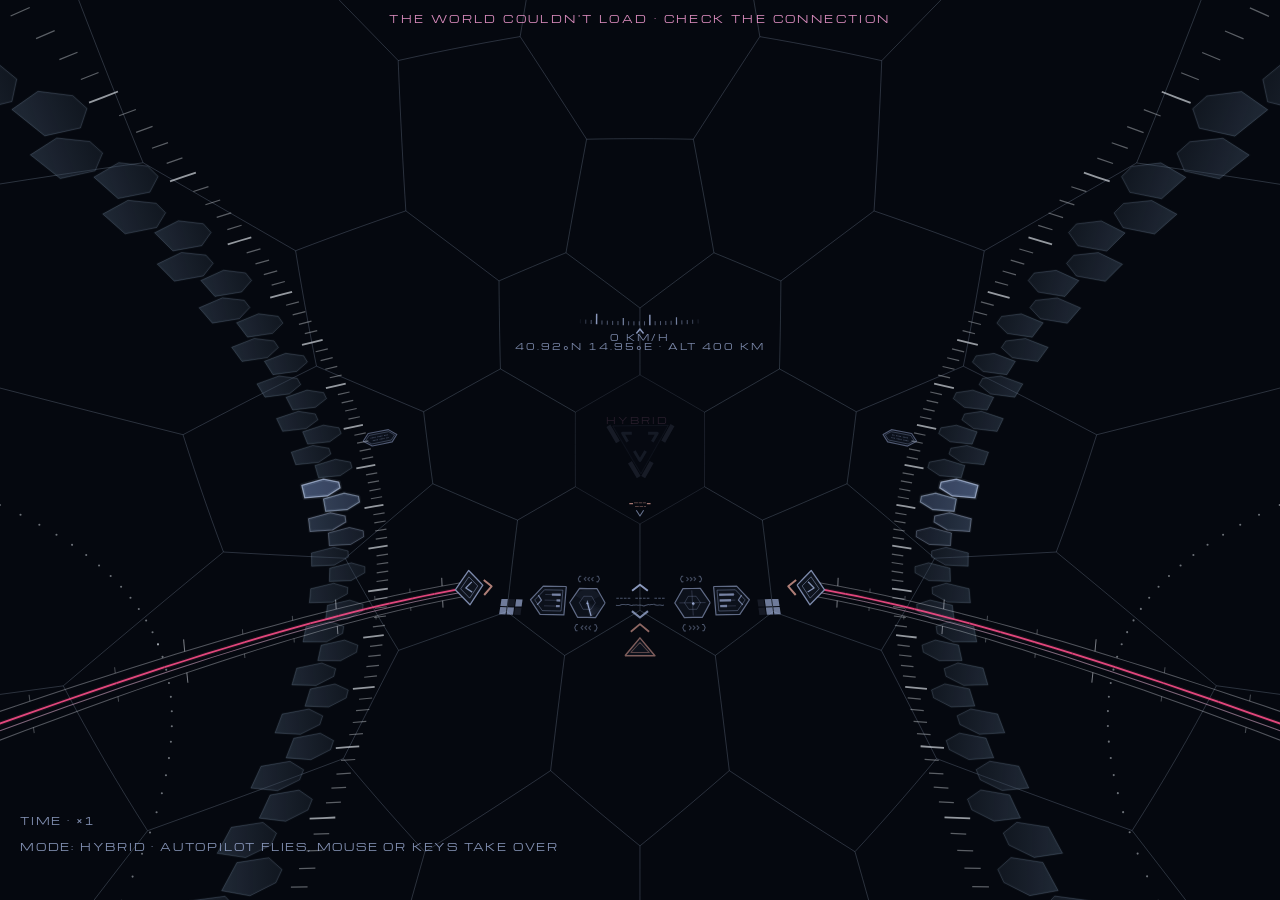
<file: index.html>
<!doctype html>
<html lang="en">
<head>
<meta charset="utf-8">
<meta name="viewport" content="width=device-width, initial-scale=1, viewport-fit=cover">
<title>Ball cockpit, test</title>
<link rel="preconnect" href="https://fonts.googleapis.com">
<link rel="preconnect" href="https://fonts.gstatic.com" crossorigin>
<link href="https://fonts.googleapis.com/css2?family=Michroma&family=B612+Mono:wght@400;700&display=swap" rel="stylesheet">
<link rel="stylesheet" href="css/cockpit.css">
<!-- the world's libraries (sky.js), pinned: Three.js, postprocessing and Takram's geospatial packages -->
<script type="importmap">{"imports":{
  "three":"https://esm.sh/three@0.181.0",
  "three/":"https://esm.sh/three@0.181.0/",
  "three/addons/":"https://esm.sh/three@0.181.0/examples/jsm/",
  "postprocessing":"https://esm.sh/postprocessing@6.38.0?external=three",
  "@takram/three-geospatial":"https://esm.sh/@takram/three-geospatial@0.9.1?external=three",
  "@takram/three-geospatial/shaders":"https://esm.sh/@takram/three-geospatial@0.9.1/shaders?external=three",
  "@takram/three-atmosphere":"https://esm.sh/@takram/three-atmosphere@0.19.1?external=three,postprocessing,@takram/three-geospatial",
  "@takram/three-atmosphere/shaders":"https://esm.sh/@takram/three-atmosphere@0.19.1/shaders?external=three,postprocessing,@takram/three-geospatial",
  "@takram/three-atmosphere/shaders/bruneton":"https://esm.sh/@takram/three-atmosphere@0.19.1/shaders/bruneton?external=three,postprocessing,@takram/three-geospatial",
  "@takram/three-clouds":"https://esm.sh/@takram/three-clouds@0.7.6?external=three,postprocessing,@takram/three-geospatial,@takram/three-atmosphere",
  "3d-tiles-renderer":"https://esm.sh/3d-tiles-renderer@0.5.3?external=three",
  "3d-tiles-renderer/plugins":"https://esm.sh/3d-tiles-renderer@0.5.3/plugins?external=three",
  "astronomy-engine":"https://esm.sh/astronomy-engine@2.1.19"
}}</script>
</head>
<body>
<main id="cockpit" aria-label="Panoramic cockpit, a test">
  <h1 class="sr-only">Panoramic monitor cockpit test: a ball display inside the suit</h1>
  <canvas id="world" aria-hidden="true"></canvas>
  <canvas id="hud" aria-hidden="true"></canvas>
  <canvas id="seat" aria-hidden="true"></canvas>
  <p id="hint" aria-hidden="true"><span class="fine">CLICK TO FLY · ESC LETS GO · W TO GO · MOUSE LOOKS · W/S THROTTLE · SHIFT BOOST · M MODE · [ ] TIME · CTRL+K GO TO</span><span class="touch">THE AUTOPILOT FLIES</span></p>
  <p id="loading" aria-live="polite">LOADING THE EARTH · 0%</p>
  <p id="attrib"></p>
  <!-- bottom left: the world clock's readout (sky.js) stacked on the mode switch (ball.js) -->
  <div id="dock"><button id="time" type="button">TIME · ×1</button><button id="mode" type="button">MODE: FREE</button></div>
  <p class="nogl-note">This browser can't draw the panoramic monitor (no WebGL2).</p>
</main>
<!-- Ctrl+K: go to a place (search.js) -->
<dialog id="find" aria-label="Go to a place">
  <form id="find-form">
    <input id="find-q" type="search" autocomplete="off" spellcheck="false" placeholder="GO TO · A PLACE, OR LAT, LON" aria-label="A place, or latitude and longitude">
    <ul id="find-list"></ul>
    <p id="find-say" aria-live="polite"></p>
    <p class="find-credit">ENTER TO SEARCH · ESC TO CLOSE · PLACES © <a href="https://www.openstreetmap.org/copyright" target="_blank" rel="noopener">OPENSTREETMAP</a></p>
  </form>
</dialog>
<!-- the Cesium ion key for the 3D Earth (git-ignored; without it the flat Earth shows) -->
<script src="js/keys.js"></script>
<script src="js/ball.js" defer></script>
<script src="js/search.js" defer></script>
<script src="js/tour-data.js" defer></script>
<script src="js/traffic.js" defer></script>
<script src="js/traffic-data.js" defer></script>
<script src="js/ring-data.js" defer></script>
<!-- the world; if it (or a library it needs) can't load, the cockpit still runs and the readout says so -->
<script src="js/sky.js" type="module" onerror="var n = document.getElementById('loading'); if (n) { n.hidden = false; n.textContent = 'THE WORLD COULDN\'T LOAD · CHECK THE CONNECTION'; }"></script>
<script src="js/hud.js" defer></script>
<!-- the seat, on Three.js too, lit by the monitor's picture (sky.js captures it); if it (or a library it needs) can't
     load, the readout says so -->
<script src="js/seat.js" type="module" onerror="window.SITE5 && SITE5.loaded && SITE5.loaded('seat', 'THE SEAT COULDN\'T LOAD')"></script>
</body>
</html>
</file>
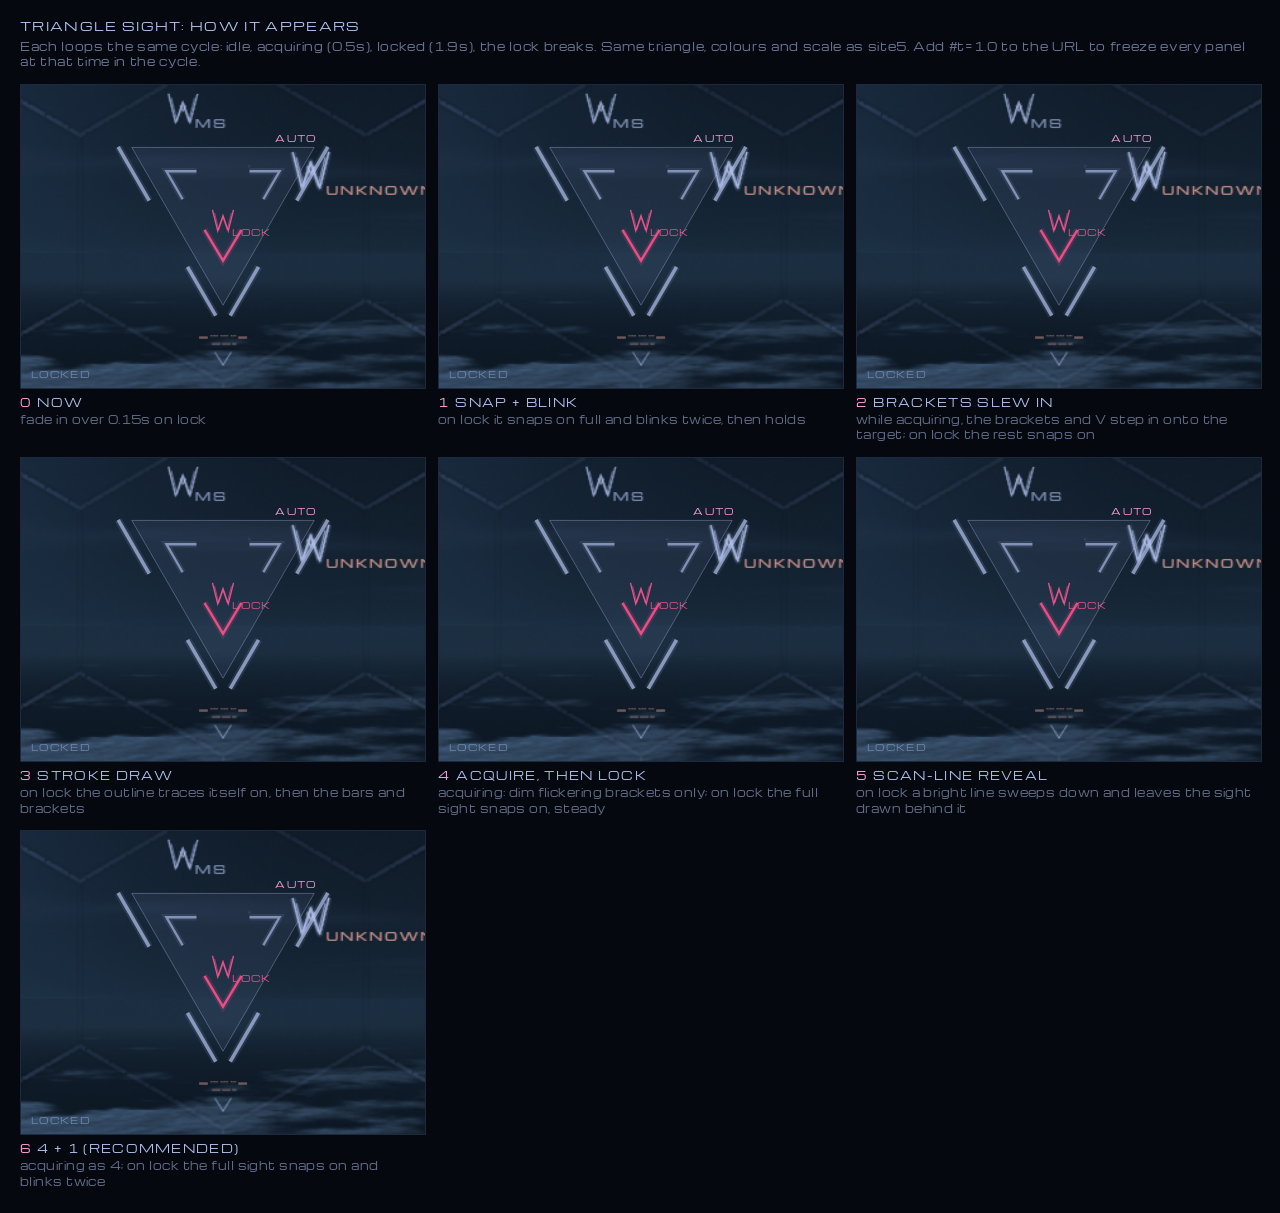
<file: demos/appear.html>
<!doctype html>
<html lang="en">
<head>
<meta charset="utf-8">
<meta name="viewport" content="width=device-width, initial-scale=1">
<title>Sight appear: demos</title>
<link href="https://fonts.googleapis.com/css2?family=Michroma&display=swap" rel="stylesheet">
<style>
  :root { --line: #AFC0EC; --pink: #FFA3DC; }
  body { margin: 0; background: #05080F; color: var(--line); font: 11px/1.4 Michroma, sans-serif; letter-spacing: .12em; }
  h1 { font-size: 12px; font-weight: 400; margin: 18px 20px 4px; }
  p.note { margin: 0 20px 14px; opacity: .6; letter-spacing: .06em; }
  .grid { display: grid; grid-template-columns: repeat(auto-fill, minmax(320px, 1fr)); gap: 14px; padding: 0 20px 24px; }
  figure { margin: 0; }
  canvas { display: block; width: 100%; aspect-ratio: 4 / 3; border: 1px solid #1d2a3d; }
  figcaption { margin-top: 6px; }
  figcaption b { color: var(--pink); font-weight: 400; margin-right: 6px; }
  figcaption span { display: block; opacity: .55; letter-spacing: .04em; margin-top: 2px; }
</style>
</head>
<body>
<h1>TRIANGLE SIGHT: HOW IT APPEARS</h1>
<p class="note">Each loops the same cycle: idle, acquiring (0.5s), locked (1.9s), the lock breaks. Same triangle, colours and scale as site5. Add #t=1.0 to the URL to freeze every panel at that time in the cycle.</p>
<div class="grid" id="grid"></div>
<script>
(function () {
  'use strict';
  var V = [
    ['0', 'NOW', 'fade in over 0.15s on lock'],
    ['1', 'SNAP + BLINK', 'on lock it snaps on full and blinks twice, then holds'],
    ['2', 'BRACKETS SLEW IN', 'while acquiring, the brackets and V step in onto the target; on lock the rest snaps on'],
    ['3', 'STROKE DRAW', 'on lock the outline traces itself on, then the bars and brackets'],
    ['4', 'ACQUIRE, THEN LOCK', 'acquiring: dim flickering brackets only; on lock the full sight snaps on, steady'],
    ['5', 'SCAN-LINE REVEAL', 'on lock a bright line sweeps down and leaves the sight drawn behind it'],
    ['6', '4 + 1 (RECOMMENDED)', 'acquiring as 4; on lock the full sight snaps on and blinks twice']
  ];
  var CYCLE = 3.2, ACQ0 = 0.2, LOCK = 0.7, BREAK = 2.6;
  var C = { line: '#AFC0EC', pink: '#FFA3DC', bar: '#FF4F8B', salmon: '#EBA89C' };
  var bg = new Image(); bg.src = 'bg.png';
  var grid = document.getElementById('grid'), panels = [];
  V.forEach(function (v) {
    var fig = document.createElement('figure'), cv = document.createElement('canvas'), cap = document.createElement('figcaption');
    cap.innerHTML = '<b>' + v[0] + '</b>' + v[1] + '<span>' + v[2] + '</span>';
    fig.appendChild(cv); fig.appendChild(cap); grid.appendChild(fig);
    panels.push({ id: +v[0], cv: cv, ctx: cv.getContext('2d') });
  });
  function smooth(a, b, x) { var t = Math.min(1, Math.max(0, (x - a) / (b - a))); return t * t * (3 - 2 * t); }

  // the site5 triangle, in its own units (y down), scaled by k about (cx, cy)
  var Tt = -200, A = 210, HW = 237, LEN = Math.hypot(HW, A - Tt);
  function parts() {
    var out = { face: [[-HW, Tt], [HW, Tt], [0, A]], bars: [], brk: [], v: [[-48, A - 196], [0, A - 116], [48, A - 196]] };
    [-1, 1].forEach(function (sd) {
      var ux = -sd * HW / LEN, uy = (A - Tt) / LEN, nx = sd * (A - Tt) / LEN, ny = HW / LEN;
      var at = function (t, off) { return [sd * HW + ux * LEN * t + nx * off, Tt + uy * LEN * t + ny * off]; };
      out.bars.push([at(-0.04, 30), at(0.3, 30)], [at(0.72, 30), at(1.03, 30)]);
      var ix = sd * HW * 0.62, iy = Tt + 62;
      out.brk.push([[ix - sd * 78, iy], [ix, iy], [ix + ux * 84, iy + uy * 84]]);
    });
    return out;
  }
  var P = parts();

  function line(ctx, pts, color, alpha, w, k, cx, cy, s, dx, dy) {
    s = s || 1; dx = dx || 0; dy = dy || 0;
    ctx.globalAlpha = alpha; ctx.strokeStyle = color; ctx.lineWidth = w; ctx.beginPath();
    pts.forEach(function (q, i) { var x = cx + (q[0] * s + dx) * k, y = cy + (q[1] * s + dy) * k; if (i) ctx.lineTo(x, y); else ctx.moveTo(x, y); });
    ctx.stroke();
  }
  // a stroke with the site5 tier-1 halo: a faint wider stroke under a sharp core
  function lit(ctx, pts, color, alpha, w, k, cx, cy, s, dx, dy) {
    line(ctx, pts, color, alpha * 0.16, w + Math.min(w * 2, 4), k, cx, cy, s, dx, dy);
    line(ctx, pts, color, alpha, w, k, cx, cy, s, dx, dy);
  }
  // partial polyline: the first frac of its length
  function partial(pts, frac) {
    var segs = [], tot = 0;
    for (var i = 1; i < pts.length; i++) { var l = Math.hypot(pts[i][0] - pts[i - 1][0], pts[i][1] - pts[i - 1][1]); segs.push(l); tot += l; }
    var want = tot * frac, out = [pts[0]];
    for (i = 1; i < pts.length; i++) {
      if (want >= segs[i - 1]) { out.push(pts[i]); want -= segs[i - 1]; }
      else { var t = want / segs[i - 1]; out.push([pts[i - 1][0] + (pts[i][0] - pts[i - 1][0]) * t, pts[i - 1][1] + (pts[i][1] - pts[i - 1][1]) * t]); break; }
    }
    return out;
  }
  function wMark(ctx, x, y, r, color, label, lc) {
    var Wp = [[-1, -1], [-0.5, 1], [0, -0.45], [0.5, 1], [1, -1]];
    ctx.globalAlpha = 0.9; ctx.strokeStyle = color; ctx.lineWidth = 1.4; ctx.beginPath();
    Wp.forEach(function (q, i) { var px = x + q[0] * r, py = y + q[1] * r; if (i) ctx.lineTo(px, py); else ctx.moveTo(px, py); }); ctx.stroke();
    ctx.globalAlpha = 0.55; ctx.lineWidth = 1; ctx.beginPath();
    Wp.forEach(function (q, i) { var px = x + q[0] * r * 0.8, py = y + q[1] * r * 0.8 + r * 0.1; if (i) ctx.lineTo(px, py); else ctx.moveTo(px, py); }); ctx.stroke();
    ctx.globalAlpha = 0.9; ctx.fillStyle = lc; ctx.font = '9px Michroma, sans-serif'; ctx.textAlign = 'left'; ctx.fillText(label, x + r * 0.9, y + r * 1.5);
  }

  // what each part of the sight shows at cycle time t: { face, bars, brk, v, mode } alphas, plus tweaks
  function state(id, t) {
    var acq = t >= ACQ0 && t < LOCK, locked = t >= LOCK && t < BREAK, since = t - LOCK;
    var g = acq ? (t - ACQ0) / (LOCK - ACQ0) : 0;
    var S = { face: 0, bars: 0, brk: 0, v: 0, mode: 0, scale: 1, jitter: 0, draw: 1, scan: null, vPink: locked };
    function all(a) { S.face = S.bars = S.brk = S.v = S.mode = a; }
    var blink = function (x) { return x < 0.06 || (x >= 0.12 && x < 0.18) || x >= 0.24 ? 1 : 0; };
    if (id === 0) { if (locked) all(smooth(0, 0.15, since)); }
    if (id === 1) { if (locked) all(blink(since)); }
    if (id === 2) {
      if (acq) { S.brk = S.v = 0.75; S.scale = 1 + 0.9 * (1 - Math.floor(g * 6) / 6); }   // stepped, like a tracking servo
      if (locked) all(1);
    }
    if (id === 3) { if (locked) { all(1); S.draw = Math.min(1, since / 0.12); if (since < 0.12) S.bars = S.brk = S.v = S.mode = 0; } }
    if (id === 4 || id === 6) {
      if (acq) { S.brk = 0.45 + 0.15 * Math.sin(t * 90); S.jitter = 1; }
      if (locked) { all(id === 6 ? blink(since) : 1); }
    }
    if (id === 5) { if (locked) { all(1); if (since < 0.18) S.scan = since / 0.18; } }
    return S;
  }

  function draw(p, t) {
    var cv = p.cv, ctx = p.ctx, dpr = Math.min(2, devicePixelRatio || 1);
    var w = cv.clientWidth, h = cv.clientHeight;
    if (cv.width !== Math.round(w * dpr)) { cv.width = Math.round(w * dpr); cv.height = Math.round(h * dpr); }
    ctx.setTransform(dpr, 0, 0, dpr, 0, 0); ctx.globalAlpha = 1;
    if (bg.complete && bg.naturalWidth) ctx.drawImage(bg, 0, 0, w, h); else { ctx.fillStyle = '#0B1220'; ctx.fillRect(0, 0, w, h); }
    var cx = w / 2, cy = h * 0.46, k = w / 1050;
    var S = state(p.id, t), locked = t >= LOCK && t < BREAK;
    // the target: on the nose, pink with LOCK once locked
    wMark(ctx, cx, cy - 4, w * 0.026, locked ? C.bar : C.line, locked ? 'LOCK' : 'UNKNOWN', locked ? C.bar : C.salmon);
    ctx.save();
    if (S.scan !== null) { ctx.beginPath(); ctx.rect(0, 0, w, cy + (-230 + 460 * S.scan) * k); ctx.clip(); }
    var j = S.jitter ? function () { return (Math.random() - 0.5) * 6; } : function () { return 0; };
    if (S.face) {
      ctx.globalAlpha = 0.07 * S.face; ctx.fillStyle = 'rgb(170,186,245)'; ctx.beginPath();
      P.face.forEach(function (q, i) { var x = cx + q[0] * k, y = cy + q[1] * k; if (i) ctx.lineTo(x, y); else ctx.moveTo(x, y); }); ctx.closePath(); ctx.fill();
      line(ctx, partial(P.face.concat([P.face[0]]), S.draw), C.line, 0.34 * S.face, 1, k, cx, cy);
    }
    if (S.bars) P.bars.forEach(function (b) { lit(ctx, b, C.line, 0.7 * S.bars, 3.6, k, cx, cy); });
    if (S.brk) P.brk.forEach(function (b) { var dx = j(), dy = j(); lit(ctx, b, C.line, 0.64 * S.brk, 2.4, k, cx, cy, S.scale, dx, dy); });
    if (S.v) lit(ctx, P.v, S.vPink ? C.bar : C.line, (S.vPink ? 0.9 : 0.64) * S.v, 2.4, k, cx, cy, S.scale);
    if (S.mode) { ctx.globalAlpha = 0.95 * S.mode; ctx.fillStyle = C.pink; ctx.font = '9px Michroma, sans-serif'; ctx.textAlign = 'right'; ctx.fillText('AUTO', cx + (HW + 6) * k, cy + (Tt - 14) * k); }
    ctx.restore();
    if (S.scan !== null) {
      var sy = cy + (-230 + 460 * S.scan) * k;
      ctx.globalAlpha = 0.9 * (1 - S.scan * 0.6); ctx.strokeStyle = C.line; ctx.lineWidth = 1.2;
      ctx.beginPath(); ctx.moveTo(cx - 290 * k, sy); ctx.lineTo(cx + 290 * k, sy); ctx.stroke();
    }
    // the cycle readout
    ctx.globalAlpha = 0.5; ctx.fillStyle = C.line; ctx.font = '9px Michroma, sans-serif'; ctx.textAlign = 'left';
    ctx.fillText(t < ACQ0 ? 'IDLE' : t < LOCK ? 'ACQUIRING' : t < BREAK ? 'LOCKED' : 'LOCK LOST', 10, h - 10);
  }

  var frozen = (/#t=([\d.]+)/.exec(location.hash) || [])[1];
  function frame(now) {
    var t = frozen != null ? +frozen : (now / 1000) % CYCLE;
    panels.forEach(function (p) { draw(p, t); });
    if (frozen == null) requestAnimationFrame(frame);
  }
  bg.onload = function () { if (frozen != null) frame(0); };
  addEventListener('hashchange', function () { frozen = (/#t=([\d.]+)/.exec(location.hash) || [])[1]; requestAnimationFrame(frame); });
  requestAnimationFrame(frame);
  window.DEMO = { draw: function (t) { panels.forEach(function (p) { draw(p, t); }); } };
})();
</script>
</body>
</html>
</file>
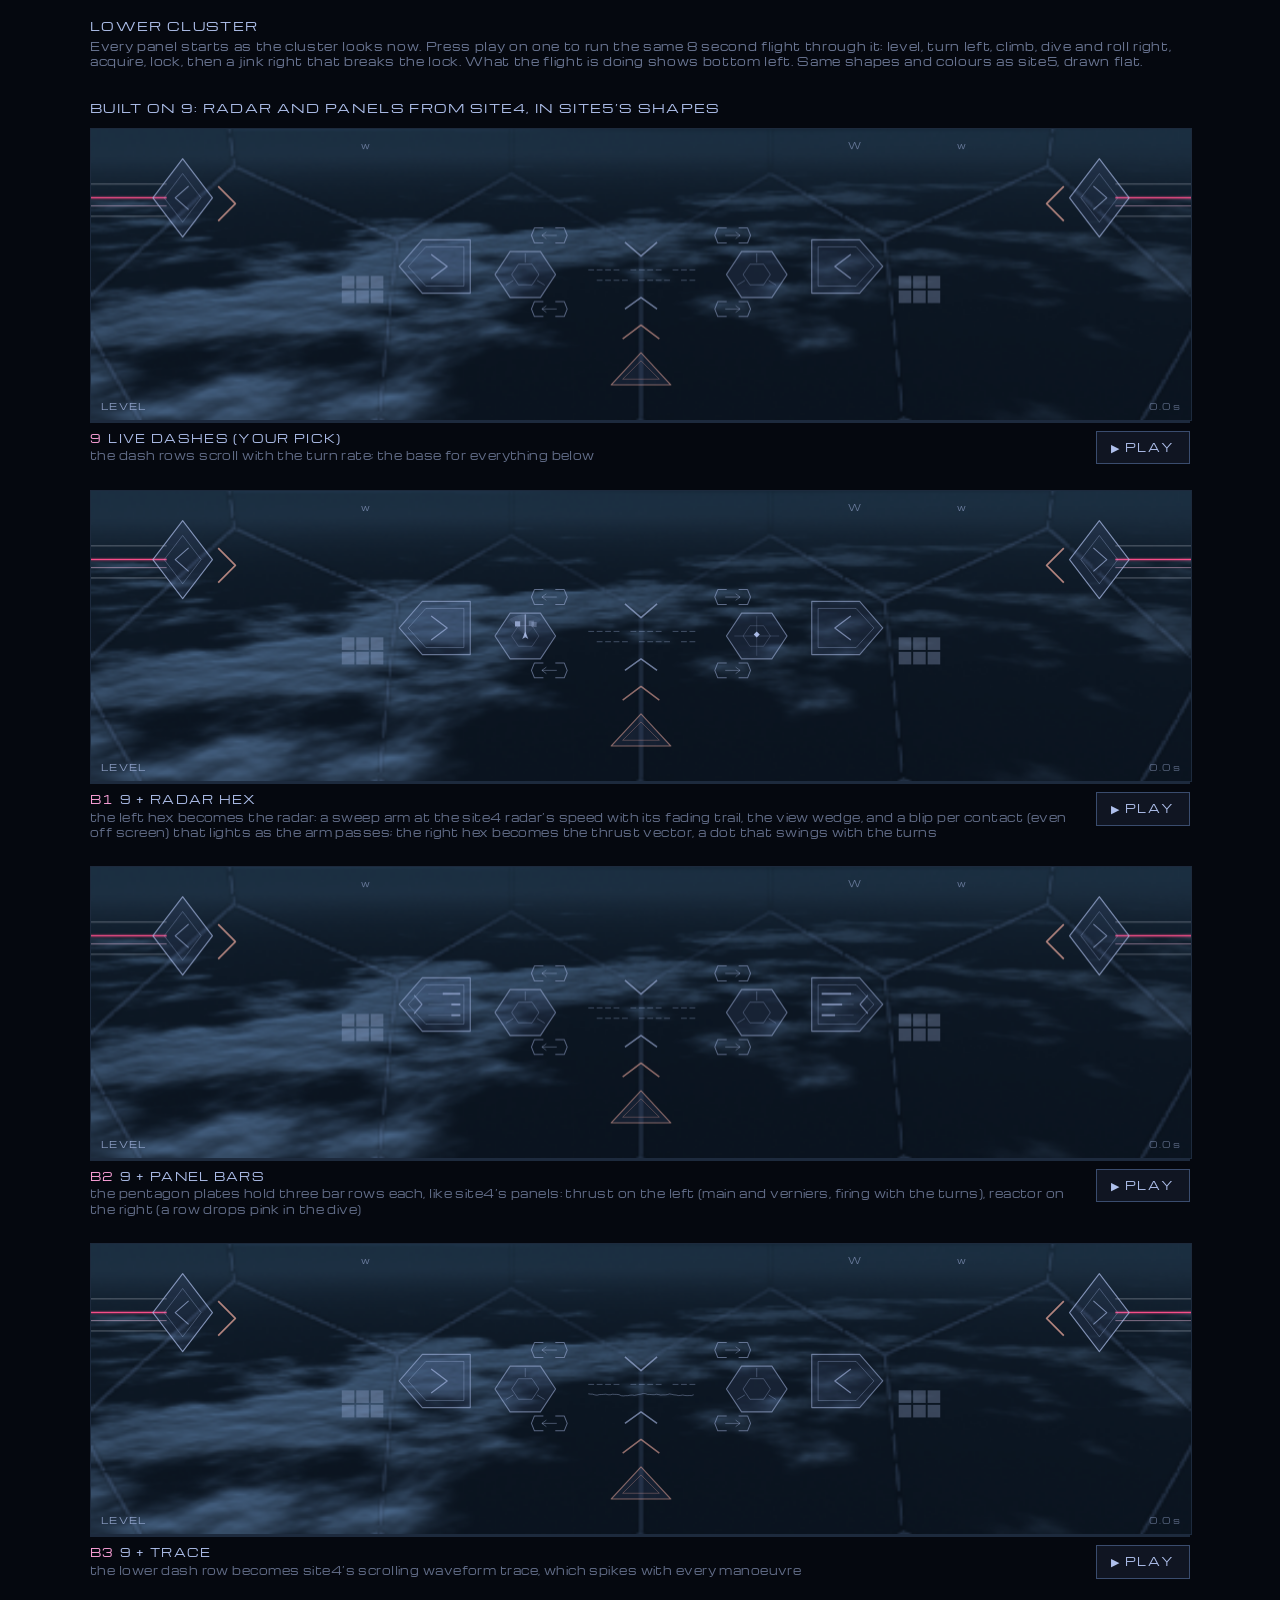
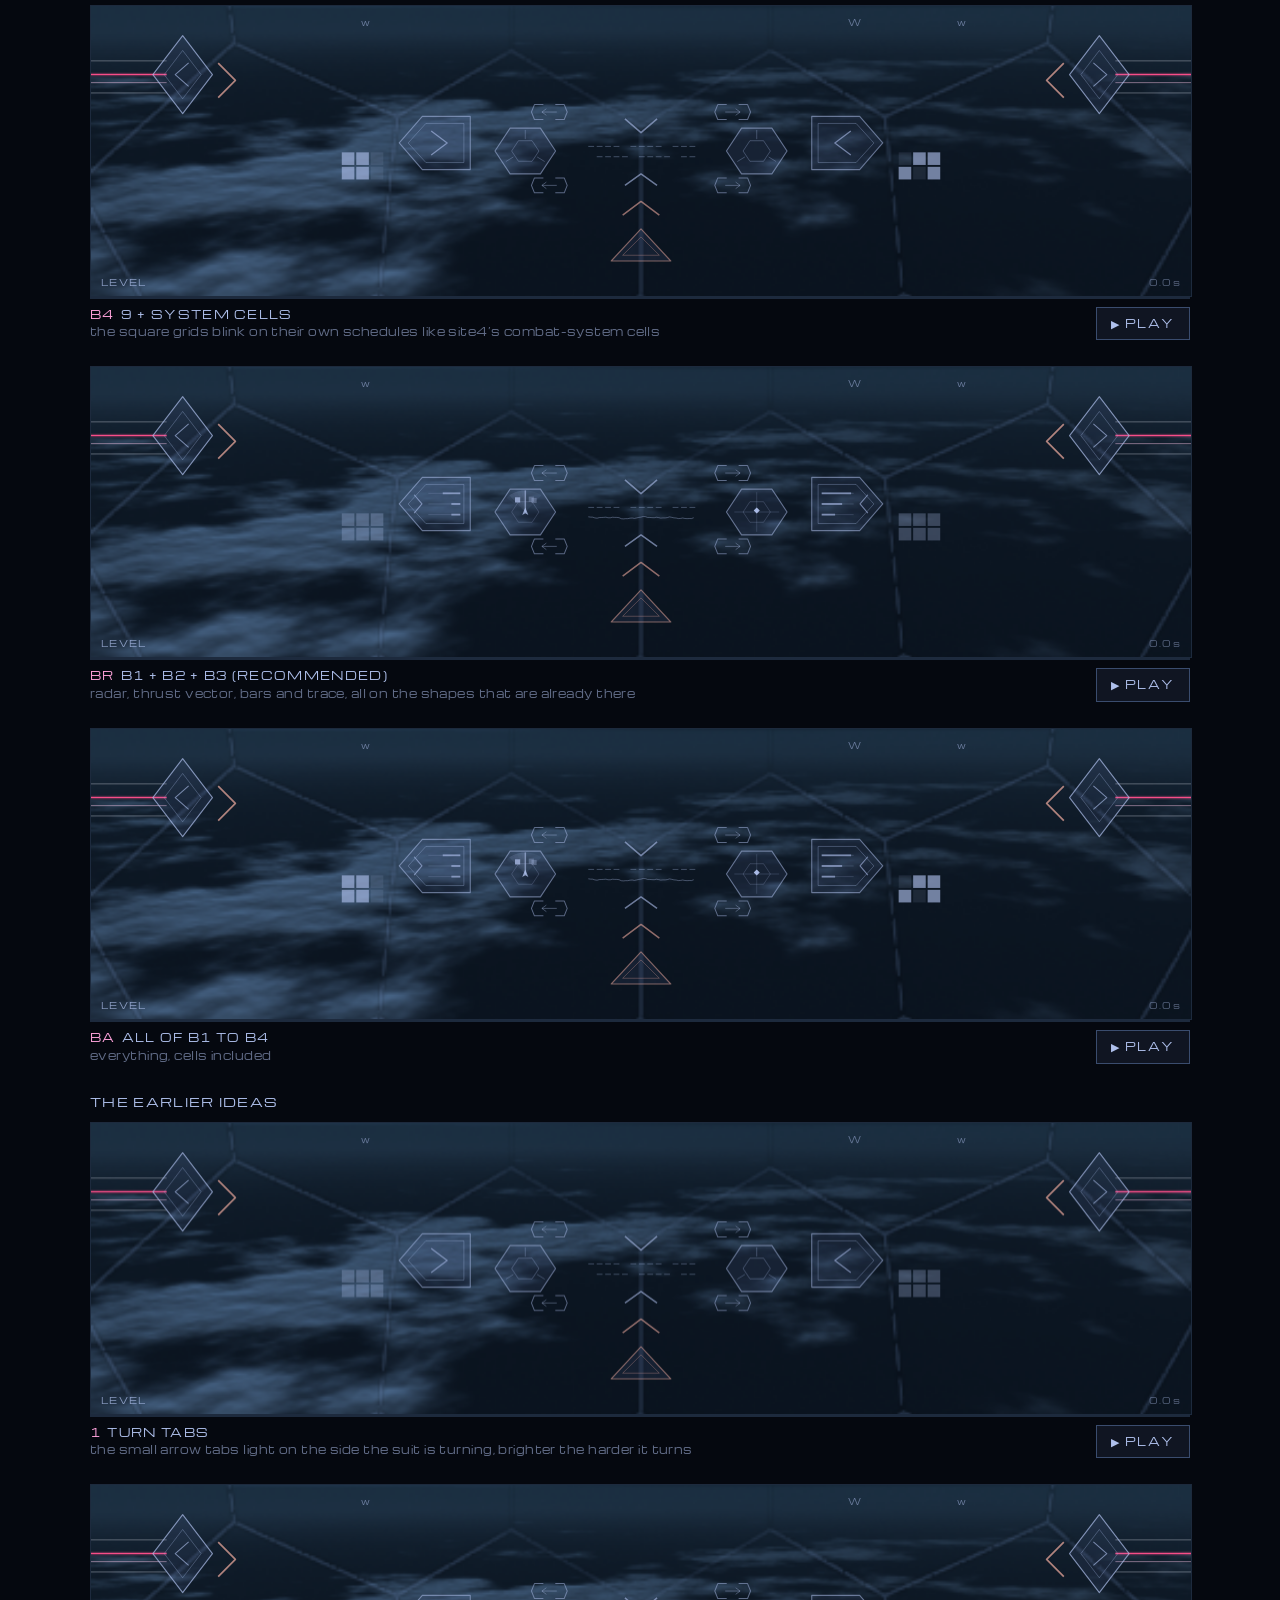
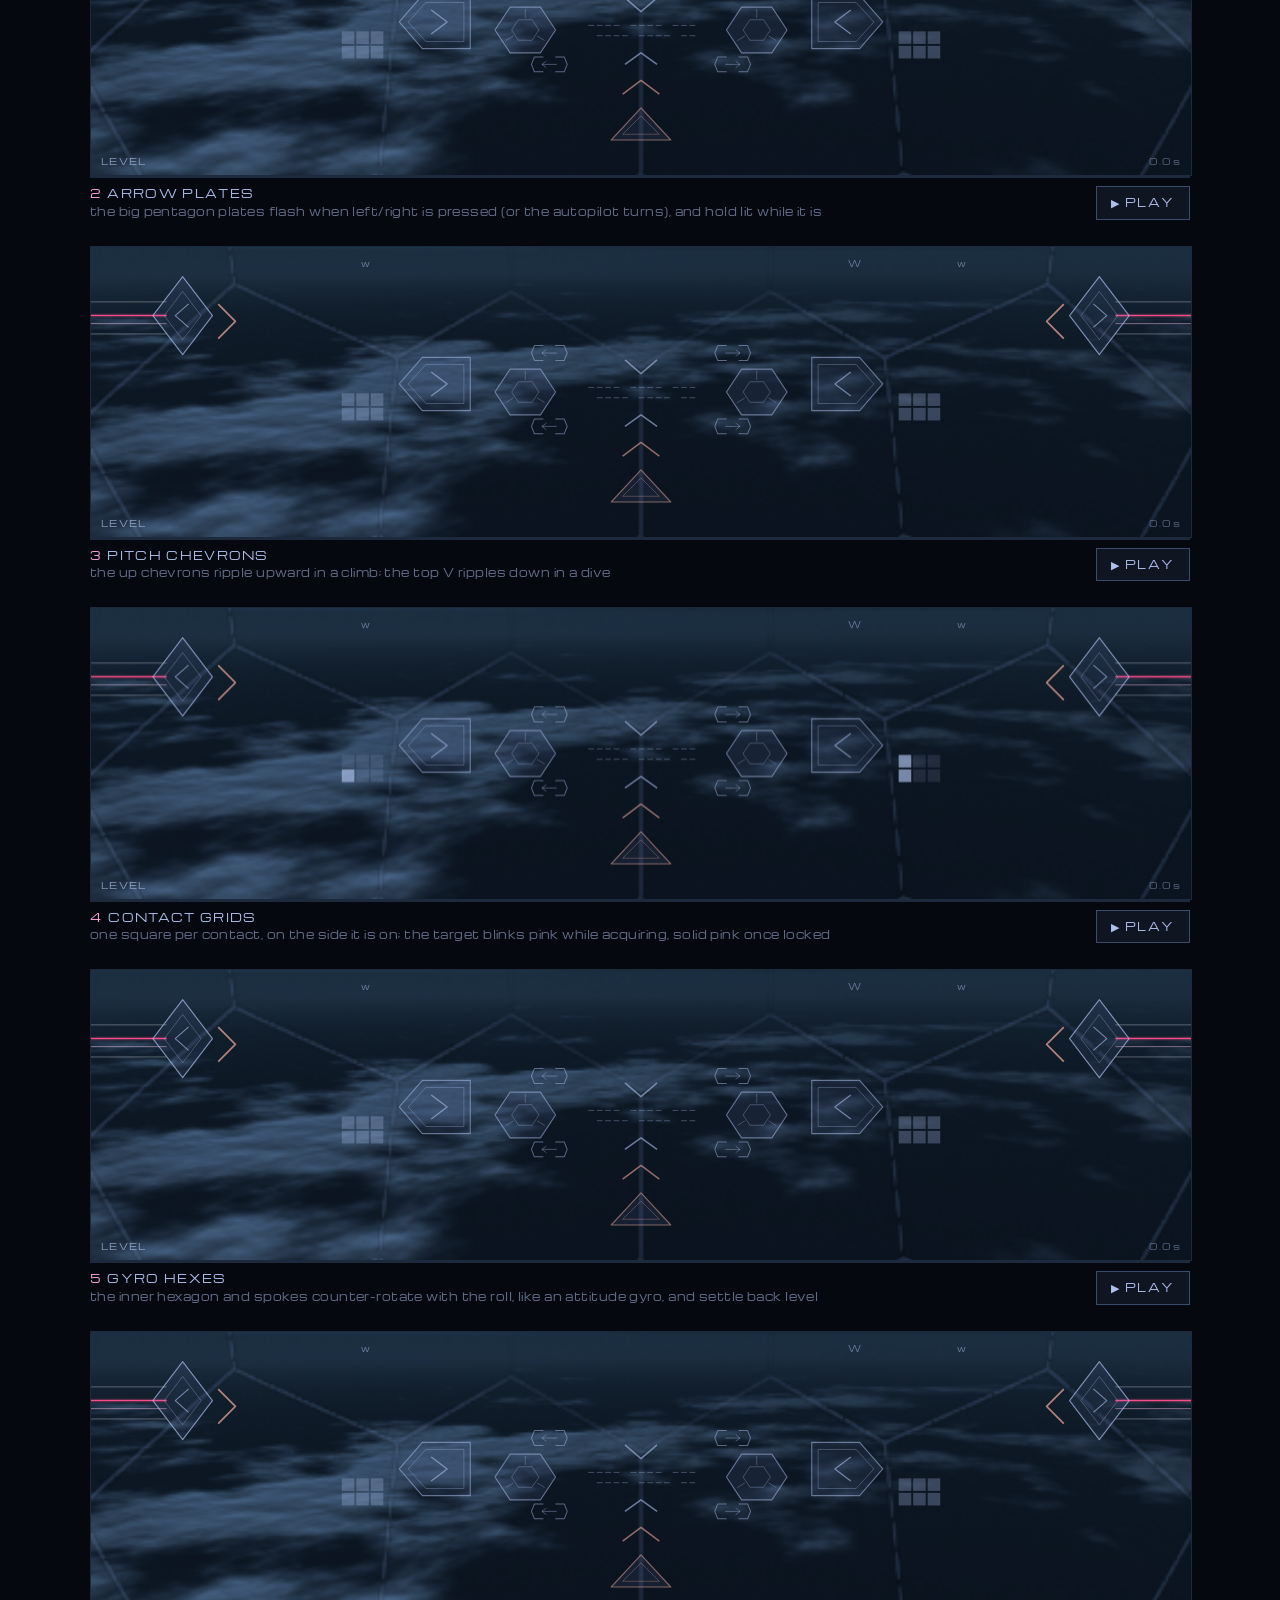
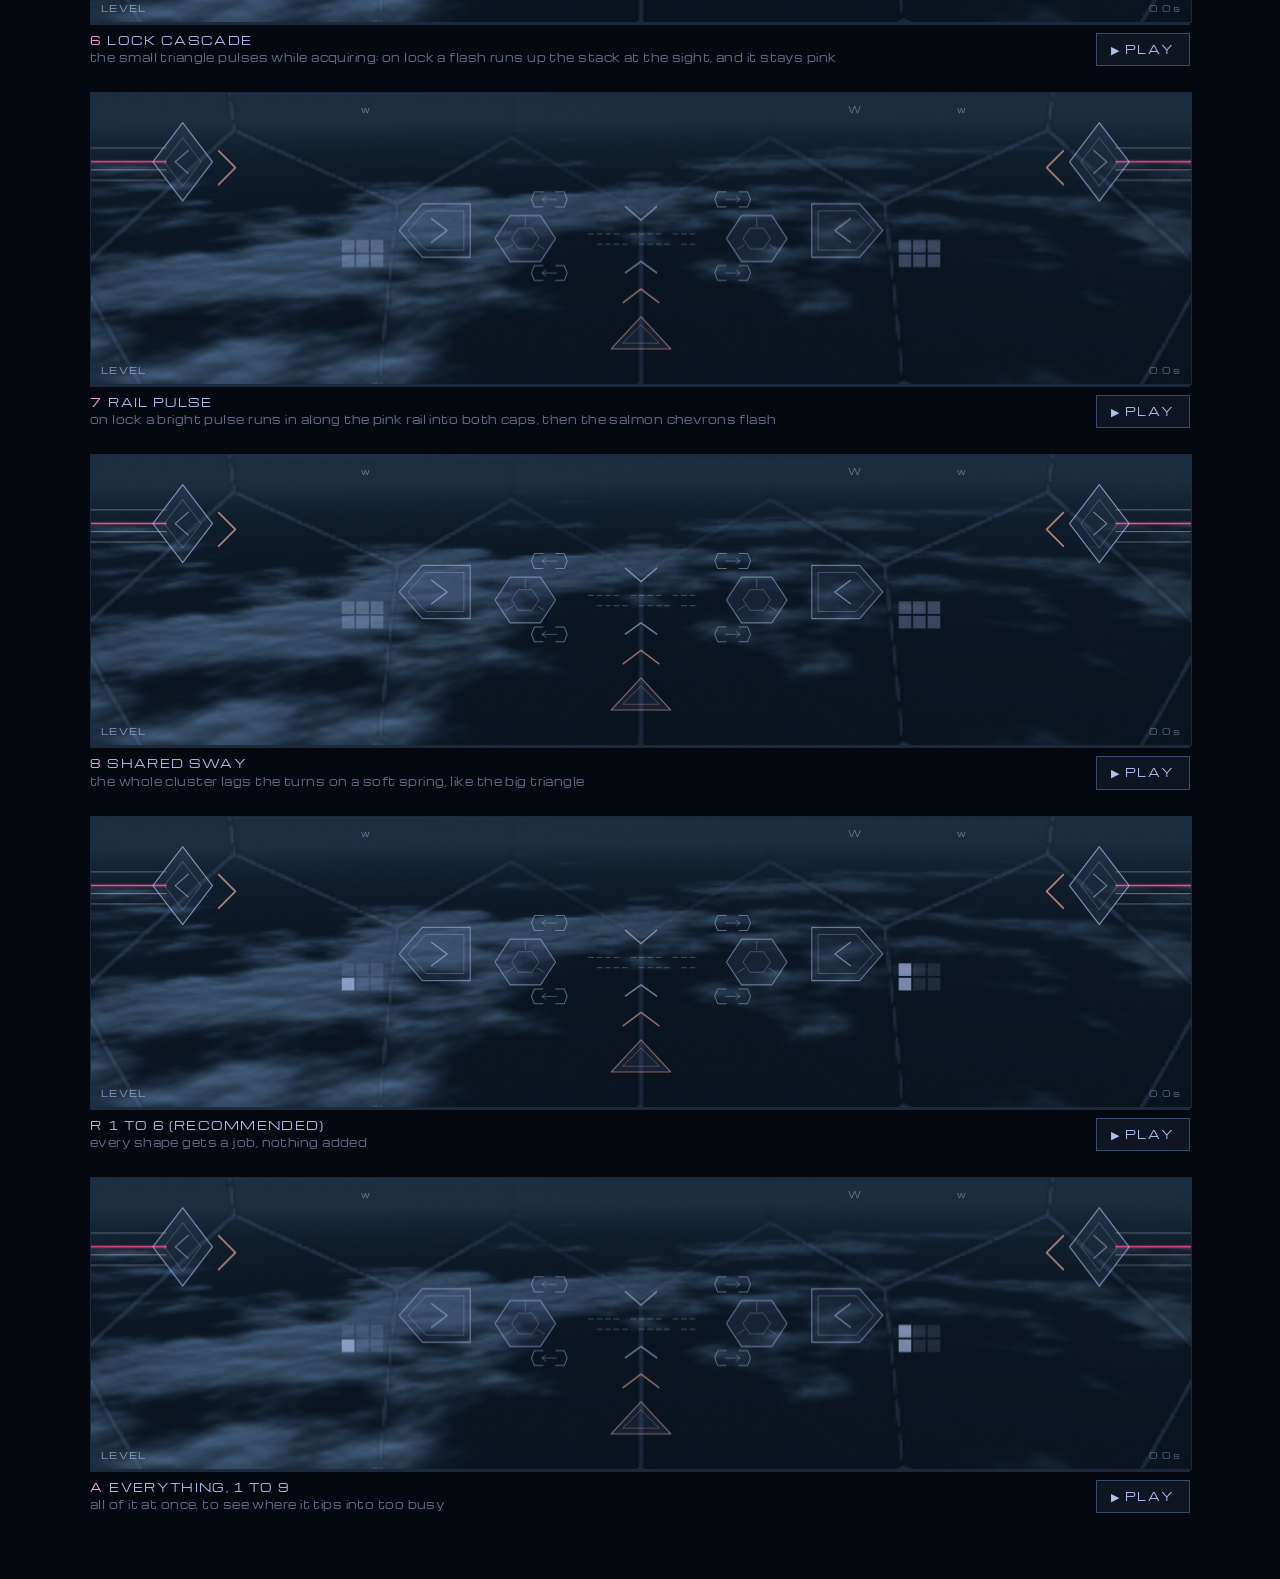
<file: demos/cluster.html>
<!doctype html>
<html lang="en">
<head>
<meta charset="utf-8">
<meta name="viewport" content="width=device-width, initial-scale=1">
<title>Cluster ideas: demos</title>
<link href="https://fonts.googleapis.com/css2?family=Michroma&display=swap" rel="stylesheet">
<style>
  :root { --line: #AFC0EC; --pink: #FFA3DC; --bar: #FF4F8B; }
  body { margin: 0; background: #05080F; color: var(--line); font: 11px/1.4 Michroma, sans-serif; letter-spacing: .12em; }
  main { max-width: 1100px; margin: 0 auto; padding: 0 16px 40px; }
  h1 { font-size: 12px; font-weight: 400; margin: 18px 0 4px; }
  p.note { margin: 0 0 18px; opacity: .6; letter-spacing: .06em; }
  figure { margin: 0 0 26px; }
  canvas { display: block; width: 100%; aspect-ratio: 72 / 19; border: 1px solid #1d2a3d; background: #0B1220; }
  .bar { height: 2px; background: #1d2a3d; }
  .bar i { display: block; height: 100%; width: 0; background: var(--pink); }
  figcaption { display: flex; gap: 14px; align-items: flex-start; margin-top: 8px; }
  figcaption div { flex: 1; }
  figcaption b { color: var(--pink); font-weight: 400; margin-right: 6px; }
  figcaption span { display: block; opacity: .55; letter-spacing: .04em; margin-top: 2px; }
  button { font: inherit; letter-spacing: .14em; color: var(--line); background: rgba(120, 140, 200, .1); border: 1px solid #3a4c6e;
    padding: 8px 14px; cursor: pointer; white-space: nowrap; }
  button:hover, button:focus-visible { border-color: var(--pink); color: var(--pink); outline: none; }
  button[aria-pressed="true"] { border-color: var(--bar); color: var(--bar); }
</style>
</head>
<body>
<main>
<h1>LOWER CLUSTER</h1>
<p class="note">Every panel starts as the cluster looks now. Press play on one to run the same 8 second flight through it:
level, turn left, climb, dive and roll right, acquire, lock, then a jink right that breaks the lock. What the flight is
doing shows bottom left. Same shapes and colours as site5, drawn flat.</p>
<div id="list"></div>
</main>
<script>
(function () {
  'use strict';
  var V = [
    ['#', 'BUILT ON 9: RADAR AND PANELS FROM SITE4, IN SITE5\u2019S SHAPES'],
    ['9', 'LIVE DASHES (YOUR PICK)', 'the dash rows scroll with the turn rate; the base for everything below', '9'],
    ['B1', '9 + RADAR HEX', 'the left hex becomes the radar: a sweep arm at the site4 radar\u2019s speed with its fading trail, the view wedge, and a blip per contact (even off screen) that lights as the arm passes; the right hex becomes the thrust vector, a dot that swings with the turns', '9rv'],
    ['B2', '9 + PANEL BARS', 'the pentagon plates hold three bar rows each, like site4\u2019s panels: thrust on the left (main and verniers, firing with the turns), reactor on the right (a row drops pink in the dive)', '9b'],
    ['B3', '9 + TRACE', 'the lower dash row becomes site4\u2019s scrolling waveform trace, which spikes with every manoeuvre', '9s'],
    ['B4', '9 + SYSTEM CELLS', 'the square grids blink on their own schedules like site4\u2019s combat-system cells', '9c'],
    ['BR', 'B1 + B2 + B3 (RECOMMENDED)', 'radar, thrust vector, bars and trace, all on the shapes that are already there', '9rvbs'],
    ['BA', 'ALL OF B1 TO B4', 'everything, cells included', '9rvbsc'],
    ['#', 'THE EARLIER IDEAS'],
    ['1', 'TURN TABS', 'the small arrow tabs light on the side the suit is turning, brighter the harder it turns', '1'],
    ['2', 'ARROW PLATES', 'the big pentagon plates flash when left/right is pressed (or the autopilot turns), and hold lit while it is', '2'],
    ['3', 'PITCH CHEVRONS', 'the up chevrons ripple upward in a climb; the top V ripples down in a dive', '3'],
    ['4', 'CONTACT GRIDS', 'one square per contact, on the side it is on; the target blinks pink while acquiring, solid pink once locked', '4'],
    ['5', 'GYRO HEXES', 'the inner hexagon and spokes counter-rotate with the roll, like an attitude gyro, and settle back level', '5'],
    ['6', 'LOCK CASCADE', 'the small triangle pulses while acquiring; on lock a flash runs up the stack at the sight, and it stays pink', '6'],
    ['7', 'RAIL PULSE', 'on lock a bright pulse runs in along the pink rail into both caps, then the salmon chevrons flash', '7'],
    ['8', 'SHARED SWAY', 'the whole cluster lags the turns on a soft spring, like the big triangle', '8'],
    ['R', '1 TO 6 (RECOMMENDED)', 'every shape gets a job, nothing added', '123456'],
    ['A', 'EVERYTHING, 1 TO 9', 'all of it at once, to see where it tips into too busy', '123456789']
  ];
  var DUR = 8, DT = 1 / 240;
  var C = { line: '#AFC0EC', tick: '#EEF3FA', pink: '#FFA3DC', bar: '#FF4F8B', barIn: '#FFC6E8', salmon: '#EBA89C', plate: 'rgba(120, 140, 200, .10)' };
  var bg = new Image(); bg.src = 'bg-clean.png';

  function clamp(x, a, b) { return Math.min(b, Math.max(a, x)); }
  function smooth(a, b, x) { var t = clamp((x - a) / (b - a), 0, 1); return t * t * (3 - 2 * t); }
  function bump(t, a, b, r) { return smooth(a, a + r, t) * (1 - smooth(b - r, b, t)); }

  // ---- the flight: one script every panel plays ----
  var ACQ0 = 4.9, LOCK = 5.4, LOST = 6.3;
  function sig(t) {
    var s = {};
    s.yaw = -bump(t, 0.8, 2.4, 0.35) + bump(t, 5.9, 6.7, 0.2) * 1.2;          // turn rate, -1 left .. 1 right
    s.pitch = bump(t, 2.6, 3.8, 0.3) - bump(t, 4.0, 4.8, 0.25);               // climb + / dive -
    s.rollAng = -14 * bump(t, 0.8, 2.4, 0.35) + 28 * bump(t, 3.9, 5.2, 0.35) + 12 * bump(t, 5.9, 6.7, 0.2);   // bank, deg
    s.input = t >= 0.8 && t < 2.3 ? -1 : t >= 5.9 && t < 6.6 ? 1 : 0;
    s.stage = t >= ACQ0 && t < LOCK ? 'acq' : t >= LOCK && t < LOST ? 'lock' : 'idle';
    s.g = s.stage === 'acq' ? (t - ACQ0) / (LOCK - ACQ0) : s.stage === 'lock' ? 1 : 0;
    s.since = t - LOCK; s.sinceLost = t - LOST;
    // contacts (x: deg off the nose); the turn left swings them right, the jink swings them left
    var sw = 9 * smooth(0.8, 2.4, t) - 14 * smooth(5.9, 6.7, t);
    s.contacts = [
      { id: 'opp', x: 14 - 16 * smooth(2.4, 4.9, t) + sw * 0.3, on: true },
      { id: 'ms1', x: -18 + sw, on: true },
      { id: 'ms2', x: 21 + sw, on: t < 3.2 || t > 6.5 }
    ];
    s.label = t < 0.8 ? 'LEVEL' : t < 2.4 ? 'TURN LEFT (← HELD)' : t < 3.9 ? 'CLIMB' : t < ACQ0 ? 'DIVE + ROLL RIGHT' :
      t < LOCK ? 'ACQUIRING' : t < 5.9 ? 'LOCKED' : t < LOST ? 'JINK RIGHT (→ HELD)' : t < 7 ? 'LOCK LOST' : 'LEVEL';
    return s;
  }
  // the lagged values a spring needs (run from 0 so any t gives the same frame)
  function lagged(t) {
    var o = { x: 0, v: 0 }, p = { x: 0, v: 0 }, r = { x: 0, v: 0 }, phase = 0;
    var spring = function (q, to, w, z) { q.v += (-w * w * (q.x - to) - 2 * z * w * q.v) * DT; q.x += q.v * DT; };
    for (var s = 0; s <= t; s += DT) {
      var g = sig(s);
      spring(o, -g.yaw, 6, 0.45); spring(p, -g.pitch, 6, 0.45); spring(r, g.rollAng, 5, 0.55);
      phase += g.yaw * DT * 6;
    }
    return { yaw: o.x, pitch: p.x, roll: r.x, phase: phase };
  }

  // ---- drawing, in degrees off the cluster's centre (x right, y up) ----
  var ctx, X0, Y0, K;
  function pt(q) { return [X0 + q[0] * K, Y0 - q[1] * K]; }
  function poly(pts, closed) {
    ctx.beginPath(); pts.forEach(function (q, i) { var m = pt(q); if (i) ctx.lineTo(m[0], m[1]); else ctx.moveTo(m[0], m[1]); });
    if (closed) ctx.closePath();
  }
  // a stroke at the cluster's tier (dim), or lit: brighter with the tier-1 halo under a sharp core
  function st(pts, color, alpha, w, closed, lit) {
    lit = lit || 0;
    var a = clamp(alpha * 0.7 + (1 - alpha * 0.7) * lit, 0, 1), lw = w * 0.85 * (1 + 0.2 * lit);
    if (lit > 0.05) { ctx.globalAlpha = a * 0.16 * lit; ctx.strokeStyle = color; ctx.lineWidth = lw + Math.min(lw * 2, 4); poly(pts, closed); ctx.stroke(); }
    ctx.globalAlpha = a; ctx.strokeStyle = color; ctx.lineWidth = lw; poly(pts, closed); ctx.stroke();
  }
  function fl(pts, color, alpha) { ctx.globalAlpha = alpha; ctx.fillStyle = color; poly(pts, true); ctx.fill(); }
  function hex(u, v, r, rot) {
    var q = []; for (var a = 0; a < 360; a += 60) { var c = Math.cos((a + rot) * Math.PI / 180), s = Math.sin((a + rot) * Math.PI / 180); q.push([u + c * r * 1.15, v + s * r]); }
    return q;
  }
  var Z = function (d) { return d * 0.75; };   // the HUD's 0.75 size

  function badge(u, v, s, rot, lit, bare) {
    fl(hex(u, v, s, 0), C.plate, 1); st(hex(u, v, s, 0), C.line, 0.75, 1.3, true);
    if (bare) return;
    st(hex(u, v, s * 0.45, rot), C.line, 0.5, 1, true, lit);
    for (var a = 90; a < 450; a += 120) {
      var c = Math.cos((a + rot) * Math.PI / 180), sn = Math.sin((a + rot) * Math.PI / 180);
      st([[u + c * s * 0.52, v + sn * s * 0.45], [u + c * s * 0.85, v + sn * s * 0.8]], C.line, 0.5, 1, false, lit);
    }
  }
  function arrowPlate(u, v, s, sd, lit, slide, bars) {
    var P = function (x, y) { return [u + sd * x * s, v + y * s]; };
    var out = [P(-1, 0.75), P(0.35, 0.75), P(1, 0), P(0.35, -0.75), P(-1, -0.75)];
    fl(out, C.plate, 1); if (lit) fl(out, C.line, 0.12 * lit);
    st(out, C.line, 0.75, 1.3, true, lit);
    st([P(-0.82, 0.55), P(0.25, 0.55), P(0.75, 0), P(0.25, -0.55), P(-0.82, -0.55)], C.line, 0.5, 1, true, lit * 0.6);
    var d = slide || 0;
    if (bars) st([P(0.58 + d, 0.26), P(0.36 + d, 0), P(0.58 + d, -0.26)], C.line, 0.85, 1.3, false, lit);   // shifted into the nose, clear of the bars
    else st([P(0.1 + d, 0.34), P(-0.35 + d, 0), P(0.1 + d, -0.34)], C.line, 0.85, 1.5, false, lit);
  }
  function tabPlate(u, v, s, sd, lit, nudge) {
    var P = function (x, y) { return [u + sd * x * s, v + y * s]; }, n = nudge || 0;
    st([P(-0.4, 0.5), P(-1, 0.5), P(-1.2, 0), P(-1, -0.5), P(-0.4, -0.5)], C.line, 0.7, 1.2, false, lit);
    st([P(0.4, 0.5), P(1, 0.5), P(1.2, 0), P(1, -0.5), P(0.4, -0.5)], C.line, 0.7, 1.2, false, lit);
    st([P(-0.5 + n, 0), P(0.5 + n, 0)], C.line, 0.6, 1, false, lit); st([P(0.2 + n, 0.22), P(0.5 + n, 0), P(0.2 + n, -0.22)], C.line, 0.6, 1, false, lit);
  }
  function dotGrid(u, v, s, cells) {   // cells: 6 colours/alphas (3 cols x 2 rows), inner column first
    var k = 0;
    for (var i = 0; i < 3; i++) for (var j = 0; j < 2; j++) {
      var x = u + (i - 1) * s * 2.3, y = v + (j - 0.5) * s * 2.3, c = cells ? cells[k++] : null;
      fl([[x - s, y - s], [x + s, y - s], [x + s, y + s], [x - s, y + s]], c ? c[0] : C.line, (c ? c[1] : 0.4) * 0.7);
    }
  }
  function dashRows(u, v, a, rows, gap, phase, lit) {
    for (var r = 0; r < rows; r++) {
      var ph = phase ? (r ? -phase : phase) : 0;
      for (var i = 0; i < 13; i++) {
        if ((i * 7 + r * 3) % 5 === 3) continue;
        var x = -a + ((i * a * 0.16 + ph) % (a * 2.08) + a * 2.08) % (a * 2.08);
        if (x > a) continue;
        st([[u + x, v - r * gap], [u + Math.min(a + a * 0.11, x + a * 0.11), v - r * gap]], C.line, 0.55, 1, false, lit);
      }
    }
  }

  // B1: the radar in a hex. Heading-up, as site4's: the arm turns clockwise from the top once every 3.4s
  function polar(u, v, R, a) { var r = a * Math.PI / 180; return [u + Math.sin(r) * R * 1.15, v + Math.cos(r) * R]; }
  function wedge(u, v, R, a0, a1) { var q = [[u, v]]; for (var a = a0; a <= a1 + 0.01; a += 2.5) q.push(polar(u, v, R, a)); return q; }
  function radarHex(u, v, s, t, sg) {
    var R = s * 0.82, th = (t / 3.4) * 360;
    fl(wedge(u, v, R, -40, 40), C.line, 0.07);                                   // what's in view
    for (var i = 0; i < 6; i++) fl(wedge(u, v, R, th - (i + 1) * 10, th - i * 10), C.line, 0.16 * (1 - i / 6));   // the trail
    st(hex(u, v, s * 0.45, 0), C.line, 0.35, 1, true);                            // a range ring
    st([[u, v], polar(u, v, R, th)], C.line, 0.9, 1, false, 0.5);                 // the arm
    sg.contacts.forEach(function (c) {
      var b = c.x * 1.6, ago = (((th - b) % 360) + 360) % 360 / 360 * 3.4, a = 0.3 + 0.7 * Math.exp(-ago / 0.6);
      var tg = c.id === 'opp' && sg.stage !== 'idle', q = polar(u, v, R * 0.64, b), h = 0.17;
      fl([[q[0] - h, q[1] - h], [q[0] + h, q[1] - h], [q[0] + h, q[1] + h], [q[0] - h, q[1] + h]], tg ? C.bar : C.line, a);
    });
    fl([[u, v + 0.3], [u + 0.2, v - 0.2], [u, v - 0.08], [u - 0.2, v - 0.2]], C.line, 0.8);   // own ship
  }
  // B1: the thrust vector in the other hex: a cross and a dot that swings with the (lagged) turns
  function vectorHex(u, v, s, t, L) {
    st(hex(u, v, s * 0.45, 0), C.line, 0.35, 1, true);
    st([[u - s * 0.85, v], [u + s * 0.85, v]], C.line, 0.3, 1); st([[u, v - s * 0.75], [u, v + s * 0.75]], C.line, 0.3, 1);
    var dx = clamp(-L.yaw * 0.9 + 0.12 * Math.sin(t * 1.7), -1, 1) * s * 0.62 * 1.15, dy = clamp(-L.pitch * 0.9 + 0.1 * Math.cos(t * 1.3), -1, 1) * s * 0.58;
    st([[u, v], [u + dx, v + dy]], C.line, 0.7, 1.3, false, 0.4);
    var r = 0.2; fl([[u + dx - r, v + dy], [u + dx, v + dy + r], [u + dx + r, v + dy], [u + dx, v + dy - r]], C.line, 0.95);
  }
  // B2: three bar rows inside an arrow plate (a track, and a fill that goes pink below 20%)
  function plateBars(u, v, s, sd, vals) {
    var P = function (x, y) { return [u + sd * x * s, v + y * s]; };
    vals.forEach(function (val, i) {
      var y = 0.3 - i * 0.3, x0 = -0.72, x1 = 0.18, xe = x0 + (x1 - x0) * clamp(val, 0.02, 1);
      st([P(x0, y), P(x1, y)], C.line, 0.3, 1);
      st([P(x0, y), P(xe, y)], val < 0.2 ? C.bar : C.line, 0.85, 2.2, false, val < 0.2 ? 0.6 : 0);
    });
  }
  // B3: the waveform trace: newest on the right, 1.7s of history across, bigger while manoeuvring
  function trace(u, v, a, gap, t) {
    var pts = [];
    for (var i = 0; i <= 48; i++) {
      var x = -a + 2 * a * i / 48, tau = t - (a - x) / (2 * a) * 1.7, g = sig(Math.max(0, tau));
      var amp = 0.3 + 0.9 * clamp(Math.abs(g.yaw) + Math.abs(g.pitch), 0, 1);
      var n = Math.sin(tau * 7) * 0.3 + Math.sin(tau * 13.3) * 0.3 + Math.sin(tau * 29) * 0.22 + Math.sin(tau * 61) * 0.13;
      pts.push([u + x, v + clamp(n * amp, -1, 1) * gap * 0.55]);
    }
    st(pts, C.line, 0.6, 1);
  }

  function draw(p, t) {
    var cv = p.cv, dpr = Math.min(2, devicePixelRatio || 1), w = cv.clientWidth, h = cv.clientHeight;
    if (cv.width !== Math.round(w * dpr)) { cv.width = Math.round(w * dpr); cv.height = Math.round(h * dpr); }
    ctx = p.ctx; ctx.setTransform(dpr, 0, 0, dpr, 0, 0); ctx.globalAlpha = 1;
    if (bg.complete && bg.naturalWidth) { var sh = bg.naturalWidth * h / w; ctx.drawImage(bg, 0, bg.naturalHeight * 0.62, bg.naturalWidth, sh, 0, 0, w, h); }
    else { ctx.fillStyle = '#0B1220'; ctx.fillRect(0, 0, w, h); }
    ctx.lineCap = 'butt'; ctx.lineJoin = 'round';
    K = w / 72; X0 = w / 2; Y0 = h * 0.5;
    var on = function (n) { return p.fx.indexOf(n) >= 0; }, s = sig(t), L = (on('5') || on('8') || on('9') || on('v')) ? lagged(t) : null;
    var lockFlash = s.since >= 0 && s.since < 1.2 ? s.since : -1;

    // the rail and its caps (not part of the cluster, so they don't sway): y +5 deg, caps at +-30
    var RY = 5;
    [-1, 1].forEach(function (sd) {
      var x0 = sd * (30 + Z(1.4)), x1 = sd * 37;
      st([[x0, RY + Z(1.2)], [x1, RY + Z(1.2)]], C.tick, 0.55, 1); st([[x0, RY - Z(1.6)], [x1, RY - Z(1.6)]], C.tick, 0.55, 1);
      st([[x0, RY - Z(0.7)], [x1, RY - Z(0.7)]], C.barIn, 0.8, 1);
      st([[x0, RY], [x1, RY]], C.bar, 1.3, 1.6, false, 0.6);
      // the rail pulse: a bright run coming in to the cap
      var capLit = 0, chevLit = 0;
      if (on('7') && lockFlash >= 0) {
        var q = lockFlash / 0.28;
        if (q < 1) { var xp = x1 + (x0 - x1) * q; st([[xp + sd * 2.5, RY], [xp, RY]], C.barIn, 1.4, 2.6, false, 1); }
        capLit = bump(lockFlash, 0.26, 0.6, 0.1); chevLit = bump(lockFlash, 0.36, 0.75, 0.1);
      }
      var cw = Z(2.6), ch = Z(3.4), cx = sd * 30;
      var dia = [[cx - cw, RY], [cx, RY + ch], [cx + cw, RY], [cx, RY - ch]];
      fl(dia, C.plate, 1); if (capLit) fl(dia, C.bar, 0.18 * capLit);
      st(dia, capLit ? C.bar : C.line, 0.85 / 0.7 * 0.82, 1.3, true, capLit);
      st([[cx - cw * 0.62, RY], [cx, RY + ch * 0.62], [cx + cw * 0.62, RY], [cx, RY - ch * 0.62]], C.line, 0.5, 1, true, capLit * 0.6);
      st([[cx - sd * cw * 0.2, RY + ch * 0.3], [cx + sd * cw * 0.25, RY], [cx - sd * cw * 0.2, RY - ch * 0.3]], C.line, 0.9, 1.3, false, capLit);
      var bx = sd * (30 - Z(4)), by = RY - Z(0.5);
      st([[bx + sd * Z(0.9), by + Z(1.5)], [bx - sd * Z(0.6), by], [bx + sd * Z(0.9), by - Z(1.5)]], C.salmon, 0.9 / 0.7 * 0.82, 2, false, chevLit);
    });

    // the cluster (it sways as one, in 8)
    ctx.save();
    if (on('8')) { ctx.translate(X0, Y0); ctx.rotate(-L.roll * 0.012); ctx.translate(L.yaw * 1.1 * K, -L.pitch * 0.8 * K); ctx.translate(-X0, -Y0); }
    var Q = function (x, el) { return [Z(x), Z(el + 26)]; };
    // the pitch chevrons (3) and the lock cascade (6): lit amounts per piece, bottom to top
    var litTri = 0, litSal = 0, litUp = 0, litDash = 0, litTop = 0;
    if (on('3')) {
      var cl = Math.max(0, s.pitch), dv = Math.max(0, -s.pitch), rip = function (k) { return 0.5 + 0.5 * Math.sin(t * 14 - k * 1.6); };
      litSal = cl * rip(0); litUp = cl * rip(1);
      litTop = dv * rip(0); litDash = dv * rip(1) * 0.6;
    }
    var pinkTri = false;
    if (on('6')) {
      if (s.stage === 'acq') litTri = Math.max(litTri, 0.35 + 0.35 * Math.sin(t * 30) * s.g + 0.3 * s.g);
      if (s.stage === 'lock') pinkTri = true;
      if (lockFlash >= 0) {
        var fx = function (k) { return Math.exp(-Math.pow((lockFlash - k * 0.07) / 0.06, 2)); };
        litTri = Math.max(litTri, fx(0)); litSal = Math.max(litSal, fx(1)); litUp = Math.max(litUp, fx(2)); litDash = Math.max(litDash, fx(3)); litTop = Math.max(litTop, fx(4));
      }
    }
    var py = on('3') ? s.pitch * 0.35 : 0;   // the chevrons ride up a touch in a climb
    st([Q(-1.4, -23.2), Q(0, -24.4), Q(1.4, -23.2)].map(function (q) { return [q[0], q[1] + py]; }), C.line, 0.85, 1.8, false, litTop);
    dashRows(0, Z(0.4), Z(4.6), on('s') ? 1 : 2, Z(0.9), on('9') ? L.phase : 0, litDash);
    if (on('s')) trace(0, Z(0.4) - Z(0.9), Z(4.6), Z(0.9), t);
    st([Q(-1.4, -29), Q(0, -28), Q(1.4, -29)].map(function (q) { return [q[0], q[1] + py]; }), C.line, 0.85, 1.8, false, litUp);
    st([Q(-1.6, -31.6), Q(0, -30.4), Q(1.6, -31.6)].map(function (q) { return [q[0], q[1] + py]; }), C.salmon, 0.85, 1.8, false, litSal);
    var tri = [Q(-2.6, -35.6), Q(2.6, -35.6), Q(0, -32.8)], tc = pinkTri ? C.bar : C.salmon;
    fl(tri, C.plate, 1); if (pinkTri) fl(tri, C.bar, 0.16);
    st(tri, tc, 0.75, 1.3, true, pinkTri ? Math.max(litTri, 0.7) : litTri);
    st([Q(-1.6, -35.1), Q(1.6, -35.1), Q(0, -33.5)], tc, 0.5, 1, true, pinkTri ? 0.5 : litTri * 0.6);

    [-1, 1].forEach(function (sd) {
      // 5: the gyro; 1: the turn tabs; 2: the arrow plates
      if (on('r') && sd < 0) { badge(sd * Z(10.1), 0, Z(2.3), 0, 0, true); radarHex(sd * Z(10.1), 0, Z(2.3), t, s); }
      else if (on('v') && sd > 0) { badge(sd * Z(10.1), 0, Z(2.3), 0, 0, true); vectorHex(sd * Z(10.1), 0, Z(2.3), t, L); }
      else badge(sd * Z(10.1), 0, Z(2.3), on('5') ? -L.roll : 0, on('5') ? clamp(Math.abs(L.roll) / 20, 0, 0.7) : 0);
      var press = on('2') && s.input === sd, held = press ? 1 : 0;
      var since = press ? t - (sd < 0 ? 0.8 : 5.9) : 9, flash = press ? Math.max(0.75, 1 - since * 1.2) : 0;
      arrowPlate(sd * Z(18), Z(0.7), Z(3.1), sd, flash, press ? -0.12 * ((t * 3) % 1) : 0, on('b'));
      if (on('b')) plateBars(sd * Z(18), Z(0.7), Z(3.1), sd, sd < 0
        ? [0.55 + 0.35 * Math.abs(s.pitch) + 0.04 * Math.sin(t * 2.1), 0.28 + 0.62 * Math.max(0, s.yaw) + 0.05 * Math.sin(t * 3.3), 0.28 + 0.62 * Math.max(0, -s.yaw) + 0.05 * Math.sin(t * 2.7)]
        : [0.92 + 0.03 * Math.sin(t * 1.3), 0.64 + 0.09 * Math.sin(t * 0.9), 0.42 + 0.08 * Math.sin(t * 1.7) - 0.36 * Math.max(0, -s.pitch)]);
      var turn = on('1') ? clamp(sd * s.yaw, 0, 1) : 0;
      tabPlate(sd * Z(8), Z(3.4), Z(1.3), sd, turn, turn * 0.25);
      tabPlate(sd * Z(8), -Z(3), Z(1.3), sd, turn, turn * 0.25);
      // 4: the contact grids
      var cells = null;
      if (on('c')) {
        cells = [];
        for (var q = 0; q < 6; q++) cells.push(Math.sin(t * 3000 / (2300 + q * 480) + q + (sd > 0 ? 3 : 0)) > -0.55 ? [C.line, 0.9] : [C.line, 0.15]);
      }
      if (on('4')) {
        cells = [];
        var mine = s.contacts.filter(function (c) { return c.on && (sd < 0 ? c.x < 0 : c.x >= 0); });
        for (var k = 0; k < 6; k++) {
          var c = mine[k];
          if (!c) cells.push([C.line, 0.18]);
          else if (c.id === 'opp' && s.stage === 'acq') cells.push([C.bar, Math.sin(t * 40) > 0 ? 1 : 0.3]);
          else if (c.id === 'opp' && s.stage === 'lock') cells.push([C.bar, 1]);
          else cells.push([C.line, 0.95]);
        }
      }
      dotGrid(sd * Z(24.3), -Z(1.3), Z(0.55), cells);
    });
    ctx.restore();

    // the contacts, as a reference strip along the top edge
    ctx.globalAlpha = 0.55; ctx.fillStyle = C.line; ctx.font = '8px Michroma, sans-serif'; ctx.textAlign = 'center';
    s.contacts.forEach(function (c) {
      if (!c.on) return;
      var m = pt([c.x, 8.2]), tg = c.id === 'opp' && s.stage !== 'idle';
      ctx.fillStyle = tg ? C.bar : C.line; ctx.globalAlpha = tg ? 0.95 : 0.55;
      ctx.fillText(c.id === 'opp' ? 'W' : 'w', m[0], m[1]);
    });
    ctx.globalAlpha = 0.75; ctx.fillStyle = C.line; ctx.font = '9px Michroma, sans-serif'; ctx.textAlign = 'left';
    ctx.fillText(s.label, 10, h - 10);
    ctx.textAlign = 'right'; ctx.globalAlpha = 0.45; ctx.fillText(t.toFixed(1) + 's', w - 10, h - 10);
  }

  // ---- the panels, each with its own play button ----
  var list = document.getElementById('list'), panels = [];
  V.forEach(function (v) {
    if (v[0] === '#') { var hd = document.createElement('h1'); hd.textContent = v[1]; hd.style.margin = '30px 0 12px'; list.appendChild(hd); return; }
    var fig = document.createElement('figure'), cv = document.createElement('canvas'), bar = document.createElement('div'), cap = document.createElement('figcaption');
    bar.className = 'bar'; bar.innerHTML = '<i></i>';
    cap.innerHTML = '<div><b>' + v[0] + '</b>' + v[1] + '<span>' + v[2] + '</span></div>';
    var btn = document.createElement('button'); btn.type = 'button'; btn.textContent = '▶ PLAY'; btn.setAttribute('aria-pressed', 'false');
    btn.setAttribute('aria-label', 'Play ' + v[1]);
    cap.appendChild(btn); fig.appendChild(cv); fig.appendChild(bar); fig.appendChild(cap); list.appendChild(fig);
    var p = { id: v[0], fx: v[3], cv: cv, ctx: cv.getContext('2d'), start: null, t: 0, btn: btn, fill: bar.firstChild };
    btn.addEventListener('click', function () {
      if (p.start !== null) { p.start = null; p.t = 0; }   // stop
      else p.start = performance.now();
      sync(p); draw(p, p.t);
    });
    panels.push(p);
  });
  function sync(p) {
    var playing = p.start !== null;
    p.btn.textContent = playing ? '■ STOP' : (p.t > 0 ? '↻ REPLAY' : '▶ PLAY');
    p.btn.setAttribute('aria-pressed', String(playing));
    p.fill.style.width = (p.t / DUR * 100) + '%';
  }
  function frame(now) {
    panels.forEach(function (p) {
      if (p.start === null) return;
      p.t = (now - p.start) / 1000;
      if (p.t >= DUR) { p.t = DUR; p.start = null; }
      draw(p, p.t); sync(p);
    });
    requestAnimationFrame(frame);
  }
  function drawAll(t) { panels.forEach(function (p) { if (t != null) p.t = t; draw(p, p.t); sync(p); }); }
  bg.onload = function () { drawAll(); };
  addEventListener('resize', function () { drawAll(); });
  var frozen = (/#t=([\d.]+)/.exec(location.hash) || [])[1];   // #t=5.5 freezes every panel there (for checking)
  drawAll(frozen != null ? +frozen : null);
  requestAnimationFrame(frame);
  window.DEMO = { draw: drawAll };
})();
</script>
</body>
</html>
</file>
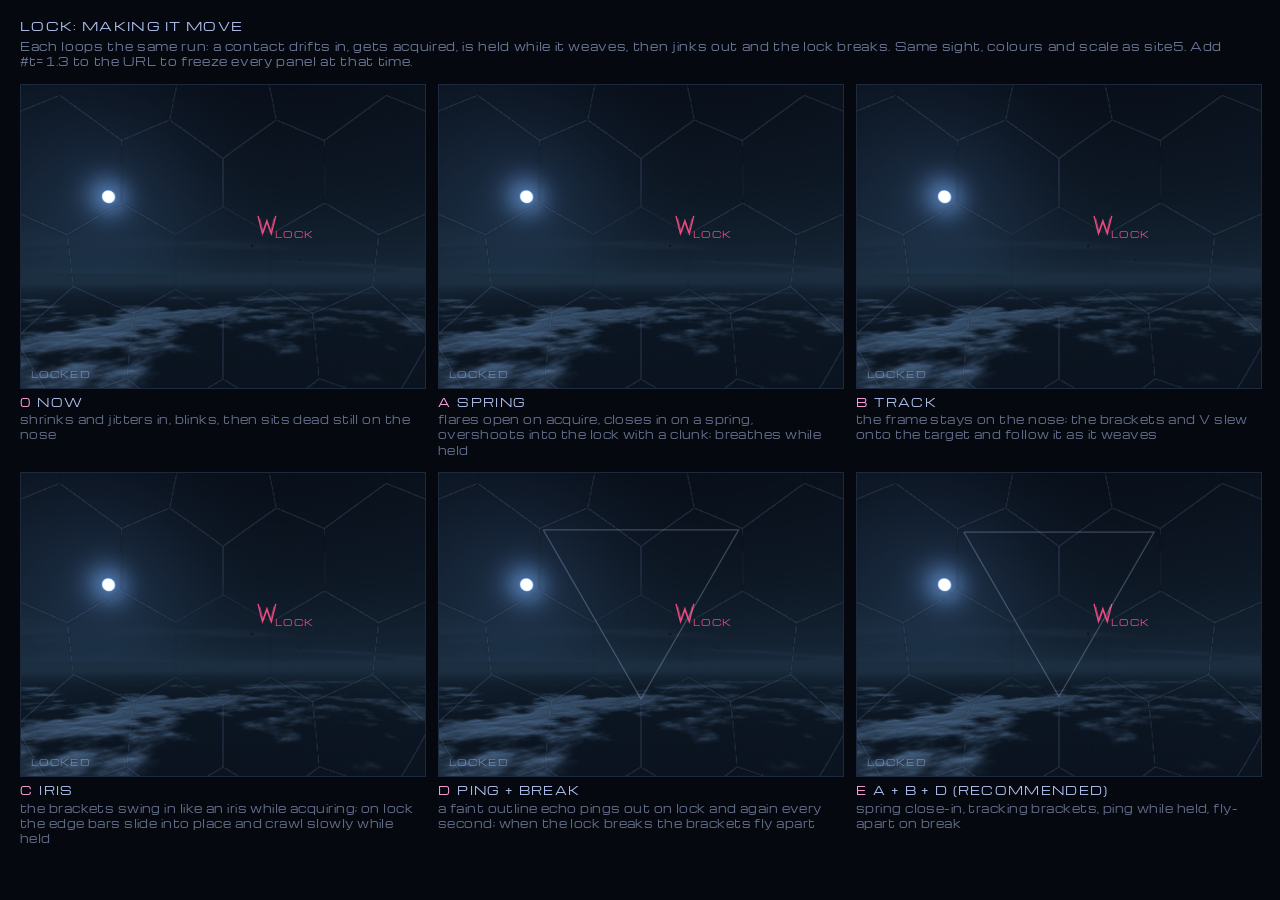
<file: demos/lock.html>
<!doctype html>
<html lang="en">
<head>
<meta charset="utf-8">
<meta name="viewport" content="width=device-width, initial-scale=1">
<title>Lock motion: demos</title>
<link href="https://fonts.googleapis.com/css2?family=Michroma&display=swap" rel="stylesheet">
<style>
  :root { --line: #AFC0EC; --pink: #FFA3DC; }
  body { margin: 0; background: #05080F; color: var(--line); font: 11px/1.4 Michroma, sans-serif; letter-spacing: .12em; }
  h1 { font-size: 12px; font-weight: 400; margin: 18px 20px 4px; }
  p.note { margin: 0 20px 14px; opacity: .6; letter-spacing: .06em; }
  .grid { display: grid; grid-template-columns: repeat(auto-fill, minmax(320px, 1fr)); gap: 14px; padding: 0 20px 24px; }
  figure { margin: 0; }
  canvas { display: block; width: 100%; aspect-ratio: 4 / 3; border: 1px solid #1d2a3d; }
  figcaption { margin-top: 6px; }
  figcaption b { color: var(--pink); font-weight: 400; margin-right: 6px; }
  figcaption span { display: block; opacity: .55; letter-spacing: .04em; margin-top: 2px; }
</style>
</head>
<body>
<h1>LOCK: MAKING IT MOVE</h1>
<p class="note">Each loops the same run: a contact drifts in, gets acquired, is held while it weaves, then jinks out and the lock breaks. Same sight, colours and scale as site5. Add #t=1.3 to the URL to freeze every panel at that time.</p>
<div class="grid" id="grid"></div>
<script>
(function () {
  'use strict';
  var V = [
    ['0', 'NOW', 'shrinks and jitters in, blinks, then sits dead still on the nose'],
    ['A', 'SPRING', 'flares open on acquire, closes in on a spring, overshoots into the lock with a clunk; breathes while held'],
    ['B', 'TRACK', 'the frame stays on the nose; the brackets and V slew onto the target and follow it as it weaves'],
    ['C', 'IRIS', 'the brackets swing in like an iris while acquiring; on lock the edge bars slide into place and crawl slowly while held'],
    ['D', 'PING + BREAK', 'a faint outline echo pings out on lock and again every second; when the lock breaks the brackets fly apart'],
    ['E', 'A + B + D (RECOMMENDED)', 'spring close-in, tracking brackets, ping while held, fly-apart on break']
  ];
  var CYCLE = 4.4, ACQ0 = 0.75, LOCK = 1.25, BREAK = 3.4, DT = 1 / 240;
  var C = { line: '#AFC0EC', pink: '#FFA3DC', bar: '#FF4F8B', salmon: '#EBA89C' };
  var bg = new Image(); bg.src = 'bg-clean.png';
  var grid = document.getElementById('grid'), panels = [];
  V.forEach(function (v, i) {
    var fig = document.createElement('figure'), cv = document.createElement('canvas'), cap = document.createElement('figcaption');
    cap.innerHTML = '<b>' + v[0] + '</b>' + v[1] + '<span>' + v[2] + '</span>';
    fig.appendChild(cv); fig.appendChild(cap); grid.appendChild(fig);
    panels.push({ id: v[0], cv: cv, ctx: cv.getContext('2d') });
  });
  function smooth(a, b, x) { var t = Math.min(1, Math.max(0, (x - a) / (b - a))); return t * t * (3 - 2 * t); }
  function rnd(n) { var x = Math.sin(n * 127.1) * 43758.5453; return x - Math.floor(x) - 0.5; }   // seeded, so #t freezes repeat
  function spring(o, to, w, z) { o.v += (-w * w * (o.x - to) - 2 * z * w * o.v) * DT; o.x += o.v * DT; }

  // the contact, in sight units (y down) from the nose: drifts in, weaves while held, jinks out
  function target(t) {
    var a = [380, -190], b = [70, -30];
    if (t < ACQ0) { var s = smooth(0, ACQ0, t); return [a[0] + (b[0] - a[0]) * s, a[1] + (b[1] - a[1]) * s]; }
    var u = t - ACQ0, w = [b[0] + 60 * Math.sin(2.2 * u) - 40 * smooth(0, 1.5, u), b[1] + 34 * Math.sin(3.4 * u)];
    if (t < BREAK) return w;
    var s2 = smooth(BREAK, BREAK + 0.45, t); return [w[0] + (-480 - w[0]) * s2, w[1] + (160 - w[1]) * s2];
  }

  // the site5 sight in its own units (y down); shift slides the edge bars along their edges
  var Tt = -200, A = 210, HW = 237, LEN = Math.hypot(HW, A - Tt);
  function parts(shift) {
    var out = { face: [[-HW, Tt], [HW, Tt], [0, A]], bars: [], brk: [], v: [[-48, A - 196], [0, A - 116], [48, A - 196]] };
    [-1, 1].forEach(function (sd) {
      var ux = -sd * HW / LEN, uy = (A - Tt) / LEN, nx = sd * (A - Tt) / LEN, ny = HW / LEN;
      var at = function (t, off) { return [sd * HW + ux * LEN * t + nx * off, Tt + uy * LEN * t + ny * off]; };
      out.bars.push([at(-0.04 + shift, 30), at(0.3 + shift, 30)], [at(0.72 - shift, 30), at(1.03 - shift, 30)]);
      var ix = sd * HW * 0.62, iy = Tt + 62;
      out.brk.push([[ix - sd * 78, iy], [ix, iy], [ix + ux * 84, iy + uy * 84]]);
    });
    return out;
  }

  // draw a polyline under a transform { s, r (rad), dx, dy } (sight units), with the tier-1 halo when lit
  function line(ctx, pts, color, alpha, w, X, halo) {
    if (alpha <= 0.002) return;
    var c = Math.cos(X.r || 0), sn = Math.sin(X.r || 0);
    var map = function (q) { var x = q[0] * X.s, y = q[1] * X.s; return [X.cx + (x * c - y * sn + X.dx) * X.k, X.cy + (x * sn + y * c + X.dy) * X.k]; };
    var go = function (a, lw) {
      ctx.globalAlpha = a; ctx.strokeStyle = color; ctx.lineWidth = lw; ctx.beginPath();
      pts.forEach(function (q, i) { var m = map(q); if (i) ctx.lineTo(m[0], m[1]); else ctx.moveTo(m[0], m[1]); }); ctx.stroke();
    };
    if (halo) go(alpha * 0.16, w + Math.min(w * 2, 4));
    go(alpha, w);
  }
  function wMark(ctx, x, y, r, color, label, lc) {
    var Wp = [[-1, -1], [-0.5, 1], [0, -0.45], [0.5, 1], [1, -1]];
    ctx.globalAlpha = 0.9; ctx.strokeStyle = color; ctx.lineWidth = 1.4; ctx.beginPath();
    Wp.forEach(function (q, i) { var px = x + q[0] * r, py = y + q[1] * r; if (i) ctx.lineTo(px, py); else ctx.moveTo(px, py); }); ctx.stroke();
    ctx.globalAlpha = 0.55; ctx.lineWidth = 1; ctx.beginPath();
    Wp.forEach(function (q, i) { var px = x + q[0] * r * 0.8, py = y + q[1] * r * 0.8 + r * 0.1; if (i) ctx.lineTo(px, py); else ctx.moveTo(px, py); }); ctx.stroke();
    ctx.globalAlpha = 0.9; ctx.fillStyle = lc; ctx.font = '9px Michroma, sans-serif'; ctx.textAlign = 'left'; ctx.fillText(label, x + r * 0.9, y + r * 1.5);
  }

  // Run a variant from the start of the cycle to t (fixed steps, so a frozen #t shows the same frame every time)
  // and return how to draw it.
  function simulate(id, t) {
    var has = function (f) { return id === f || (id === 'E' && 'ABD'.indexOf(f) >= 0); };
    var sc = { x: 1, v: 0 }, cx = { x: 0, v: 0 }, cy = { x: 0, v: 0 }, rot = { x: 0, v: 0 }, sl = { x: 0, v: 0 };
    var prev = 'idle';
    for (var s = 0; s <= t; s += DT) {
      var st = s < ACQ0 ? 'idle' : s < LOCK ? 'acq' : s < BREAK ? 'lock' : 'lost', g = st === 'acq' ? (s - ACQ0) / (LOCK - ACQ0) : 0;
      if (has('A')) {
        if (st === 'acq' && prev === 'idle') sc.v += 9;      // flare open as the lock starts
        if (st === 'lock' && prev === 'acq') sc.v -= 3.5;    // the clunk into the lock
        var to = st === 'acq' ? 1.5 - 0.45 * g : st === 'lock' ? 1 + 0.018 * Math.sin((s - LOCK) * 7.5) : 1;
        spring(sc, to, 15, 0.42);
      }
      if (has('B')) {
        var tg = st === 'acq' || st === 'lock' ? target(s) : [0, 0], w = st === 'acq' ? 8 : 16;
        spring(cx, tg[0], w, 0.8); spring(cy, tg[1], w, 0.8);
      }
      if (has('C')) {
        if (st === 'acq' && prev === 'idle') rot.x = 1.1;
        spring(rot, st === 'acq' ? 1.1 * (1 - g) : 0, st === 'acq' ? 9 : 18, 0.35);
        if (st === 'lock' && prev === 'acq') sl.x = 0.14;
        spring(sl, st === 'lock' ? 0.02 * Math.sin((s - LOCK) * 3) : 0, 14, 0.5);
      }
      prev = st;
    }
    var stage = t < ACQ0 ? 'idle' : t < LOCK ? 'acq' : t < BREAK ? 'lock' : 'lost';
    var gg = stage === 'acq' ? (t - ACQ0) / (LOCK - ACQ0) : stage === 'lock' ? 1 : 0, since = t - LOCK;
    var o = { stage: stage, alpha: 0.15, halo: false, scale: 1, brkScale: 1, cue: [0, 0], rot: 0, shift: 0, jit: 0, pings: [], fly: 0, vPink: false };
    // the current behaviour, which every variant starts from
    if (stage === 'acq') { o.alpha = 0.15 + 0.55 * gg; o.scale = 1 + 0.5 * (1 - gg * gg * (3 - 2 * gg)); o.jit = 0.006 * (1 - gg) + 0.0012; }
    if (stage === 'lock') { o.alpha = (since >= 0.06 && since < 0.12) || (since >= 0.18 && since < 0.24) ? 0 : 1; o.halo = true; o.vPink = true; }
    if (has('A')) { o.scale = sc.x; o.jit *= 0.4; if (stage === 'lock') o.alpha = since < 0.24 ? o.alpha : 0.9 + 0.1 * Math.sin(since * 7.5); }
    if (has('B')) { o.cue = [cx.x, cy.x]; o.brkScale = o.scale; o.scale = has('A') ? 1 + (sc.x - 1) * 0.25 : 1; }
    if (has('C')) { o.rot = rot.x; o.shift = sl.x; }
    if (has('D')) {
      if (stage === 'lock') for (var k = 0; k <= Math.floor(since / 1.0); k++) { var a = since - k * 1.0; if (a < 0.5) o.pings.push(a / 0.5); }
      if (stage === 'lost') o.fly = Math.min(1, (t - BREAK) / 0.3);
    }
    return o;
  }

  function draw(p, t) {
    var cv = p.cv, ctx = p.ctx, dpr = Math.min(2, devicePixelRatio || 1);
    var w = cv.clientWidth, h = cv.clientHeight;
    if (cv.width !== Math.round(w * dpr)) { cv.width = Math.round(w * dpr); cv.height = Math.round(h * dpr); }
    ctx.setTransform(dpr, 0, 0, dpr, 0, 0); ctx.globalAlpha = 1;
    if (bg.complete && bg.naturalWidth) ctx.drawImage(bg, 0, 0, w, h); else { ctx.fillStyle = '#0B1220'; ctx.fillRect(0, 0, w, h); }
    var X0 = { cx: w / 2, cy: h * 0.46, k: w / 1050 }, o = simulate(p.id, t), locked = o.stage === 'lock';
    var P = parts(o.shift), tg = target(t);
    wMark(ctx, X0.cx + tg[0] * X0.k, X0.cy + tg[1] * X0.k, w * 0.022, locked ? C.bar : C.line, locked ? 'LOCK' : 'UNKNOWN', locked ? C.bar : C.salmon);
    var j = function (n) { return o.jit ? rnd(t * 997 + n) * o.jit * 2400 : 0; };   // jitter, in sight units
    var frame = { cx: X0.cx, cy: X0.cy, k: X0.k, s: o.scale, r: 0, dx: 0, dy: 0 };
    var a = o.alpha;
    if (a > 0) {
      // the frame: face, its outline, the edge bars
      ctx.globalAlpha = 0.07 * a; ctx.fillStyle = 'rgb(170,186,245)'; ctx.beginPath();
      P.face.forEach(function (q, i) { var x = X0.cx + q[0] * o.scale * X0.k, y = X0.cy + q[1] * o.scale * X0.k; if (i) ctx.lineTo(x, y); else ctx.moveTo(x, y); }); ctx.closePath(); ctx.fill();
      line(ctx, P.face.concat([P.face[0]]), C.line, 0.34 * a, 1, frame, false);
      P.bars.forEach(function (b, i) { line(ctx, b, C.line, 0.7 * a, 3.6, Object.assign({}, frame, { dx: j(i), dy: j(i + 9) }), o.halo); });
      // the brackets and the V: the part that can chase the target
      P.brk.forEach(function (b, i) {
        var sd = i ? 1 : -1, X = { cx: X0.cx, cy: X0.cy, k: X0.k, s: o.brkScale, r: o.rot * sd, dx: o.cue[0] + j(i + 20), dy: o.cue[1] + j(i + 30) };
        line(ctx, b, C.line, 0.64 * a, 2.4, X, o.halo);
        // the lost lock: a copy flies apart over the idle sight
        if (o.fly && o.fly < 1) line(ctx, b, C.line, 0.7 * (1 - o.fly), 2.4, Object.assign({}, X, { s: 1 + o.fly * 0.8, dx: sd * o.fly * 90, dy: -o.fly * 40 }), true);
      });
      line(ctx, P.v, o.vPink ? C.bar : C.line, (o.vPink ? 0.9 : 0.64) * a, 2.4, { cx: X0.cx, cy: X0.cy, k: X0.k, s: o.brkScale, r: 0, dx: o.cue[0] + j(40), dy: o.cue[1] + j(41) }, o.halo);
      if (locked) { ctx.globalAlpha = 0.95 * a; ctx.fillStyle = C.pink; ctx.font = '9px Michroma, sans-serif'; ctx.textAlign = 'right'; ctx.fillText('AUTO', X0.cx + (HW + 6) * o.scale * X0.k, X0.cy + (Tt - 14) * o.scale * X0.k); }
    }
    o.pings.forEach(function (q) { line(ctx, P.face.concat([P.face[0]]), C.line, 0.45 * (1 - q) * (1 - q), 1.2, Object.assign({}, frame, { s: o.scale * (1 + 0.4 * q) }), false); });
    ctx.globalAlpha = 0.5; ctx.fillStyle = C.line; ctx.font = '9px Michroma, sans-serif'; ctx.textAlign = 'left';
    ctx.fillText({ idle: 'IDLE', acq: 'ACQUIRING', lock: 'LOCKED', lost: 'LOCK LOST' }[o.stage], 10, h - 10);
  }

  var frozen = (/#t=([\d.]+)/.exec(location.hash) || [])[1];
  function frame(now) {
    var t = frozen != null ? +frozen : (now / 1000) % CYCLE;
    panels.forEach(function (p) { draw(p, t); });
    if (frozen == null) requestAnimationFrame(frame);
  }
  bg.onload = function () { if (frozen != null) frame(0); };
  addEventListener('hashchange', function () { frozen = (/#t=([\d.]+)/.exec(location.hash) || [])[1]; requestAnimationFrame(frame); });
  requestAnimationFrame(frame);
  window.DEMO = { draw: function (t) { panels.forEach(function (p) { draw(p, t); }); }, simulate: simulate };
})();
</script>
</body>
</html>
</file>
<file: css/cockpit.css>
/* site5: a ball cockpit test. The picture is canvas#world (WebGL), the HUD canvas#hud (2D, vectors
   projected off the ball); this file only frames them, the seat edge and two small text bits. */
:root {
  --night: #05080F;
  --line: #AFC0EC;
  --pink: #FFA3DC;
}
* { box-sizing: border-box; }
html, body { margin: 0; height: 100%; overflow: hidden; background: var(--night); }
#cockpit { position: fixed; inset: 0; touch-action: none; cursor: crosshair;   /* (while flying the browser hides it: the mouse is captured) */ user-select: none; -webkit-user-select: none; }
#world, #hud, #seat { position: absolute; inset: 0; width: 100%; height: 100%; display: block; }
#hud, #seat { pointer-events: none; }
.sr-only { position: absolute; width: 1px; height: 1px; overflow: hidden; clip-path: inset(50%); white-space: nowrap; }

#hint {
  position: absolute; left: 50%; bottom: 18px; transform: translateX(-50%); margin: 0;
  font: 10px/1 Michroma, 'B612 Mono', sans-serif; letter-spacing: .24em; color: var(--line);
  opacity: 0; animation: hint 7s ease-out 1s both; white-space: nowrap; pointer-events: none;
}
#hint .touch { display: none; }
/* the Earth arriving: a readout in the HUD's voice, top centre, gone when it's in */
#loading { position: fixed; top: max(14px, env(safe-area-inset-top)); left: 50%; transform: translateX(-50%); margin: 0; z-index: 3;
  font: 10px/1 Michroma, 'B612 Mono', monospace; letter-spacing: .24em; color: #FFA3DC; opacity: .85; white-space: nowrap; pointer-events: none; }
#loading[hidden] { display: none; }
/* the mode switch and, stacked on it, the world clock: text in the hint's voice, no box, bottom left. The dock lets the
   pointer through between them (only the buttons take it) and grows up as the mode wraps on a phone */
#dock { position: fixed; left: max(16px, env(safe-area-inset-left)); bottom: max(40px, calc(env(safe-area-inset-bottom) + 26px)); z-index: 3;
  display: flex; flex-direction: column; align-items: flex-start; pointer-events: none; }
#mode, #time { background: none; border: 0; padding: 8px 4px; color: #AFC0EC; font: 10px/1 Michroma, 'B612 Mono', monospace; letter-spacing: .18em;
  opacity: .75; cursor: pointer; pointer-events: auto; text-align: left; }
@media (max-width: 699px) { #hint .fine { display: none; } #hint .touch { display: inline; } #mode { max-width: calc(100vw - 32px); white-space: normal; text-align: left; line-height: 1.5; } }
/* the tiles' credit (Google's terms): bottom right, quiet, wraps on a phone, never in the way */
#attrib { position: fixed; right: max(16px, env(safe-area-inset-right)); bottom: max(10px, env(safe-area-inset-bottom)); z-index: 3; margin: 0;
  max-width: min(46ch, calc(100vw - 32px)); text-align: right; font: 9px/1.5 'B612 Mono', monospace; letter-spacing: .06em; color: #E4EBFA; opacity: .8; text-shadow: 0 0 3px #05080F, 0 0 6px #05080F; pointer-events: none; }
#attrib:empty { display: none; }
#attrib img { height: 14px; max-width: 100%; vertical-align: middle; }
#attrib a { color: inherit; pointer-events: auto; }   /* (only the links take the mouse; the rest never steals the stick) */
#mode.nudge { opacity: 1; color: #FFA3DC; }
#mode:hover, #mode:focus-visible, #time:hover, #time:focus-visible { opacity: 1; color: #FFA3DC; outline: 1px solid rgba(255, 163, 220, .5); outline-offset: 2px; }
@media (hover: none) { #hint .fine { display: none; } #hint .touch { display: inline; } }
@keyframes hint { 0%, 100% { opacity: 0; } 12%, 70% { opacity: .7; } }

:focus-visible { outline: 1px solid var(--pink); outline-offset: 3px; }

/* Ctrl+K, go to a place: a dark plate in the HUD's voice near the top; the cursor shows over it */
#find { width: min(520px, calc(100vw - 32px)); margin: 12vh auto auto; padding: 14px 16px 10px; cursor: auto;
  background: rgba(5, 8, 15, .88); color: var(--line); border: 1px solid rgba(175, 192, 236, .35); }
#find::backdrop { background: rgba(5, 8, 15, .35); }
#find-q { width: 100%; padding: 8px 2px; background: none; border: 0; border-bottom: 1px solid rgba(175, 192, 236, .5);
  color: #EEF3FA; font: 14px/1.3 'B612 Mono', monospace; letter-spacing: .06em; outline: none; }
#find-q::placeholder { color: rgba(175, 192, 236, .55); font-family: Michroma, 'B612 Mono', sans-serif; font-size: 10px; letter-spacing: .2em; }
#find-q:focus { border-bottom-color: var(--pink); }
#find-list { list-style: none; margin: 8px 0 0; padding: 0; }
#find-list button { display: block; width: 100%; padding: 7px 4px; background: none; border: 0; color: var(--line); text-align: left;
  font: 12px/1.35 'B612 Mono', monospace; cursor: pointer; overflow: hidden; text-overflow: ellipsis; white-space: nowrap; }
#find-list button:hover, #find-list button:focus-visible { color: var(--pink); outline: 1px solid rgba(255, 163, 220, .5); outline-offset: 0; }
#find-say:empty { display: none; }
#find-say, .find-credit { margin: 8px 0 0; font: 9px/1.4 Michroma, 'B612 Mono', sans-serif; letter-spacing: .18em; }
.find-credit { opacity: .55; }
.find-credit a { color: inherit; }

.nogl-note { display: none; }
.nogl #world { background: radial-gradient(ellipse 120% 70% at 50% 45%, #1A2D3B, #05080F 70%); }
.nogl .nogl-note { display: block; position: absolute; left: 16px; bottom: 16px; margin: 0; font: 12px 'B612 Mono', monospace; color: var(--line); }

@media (prefers-reduced-motion: reduce) { #hint { animation: none; opacity: .7; } }
</file>
